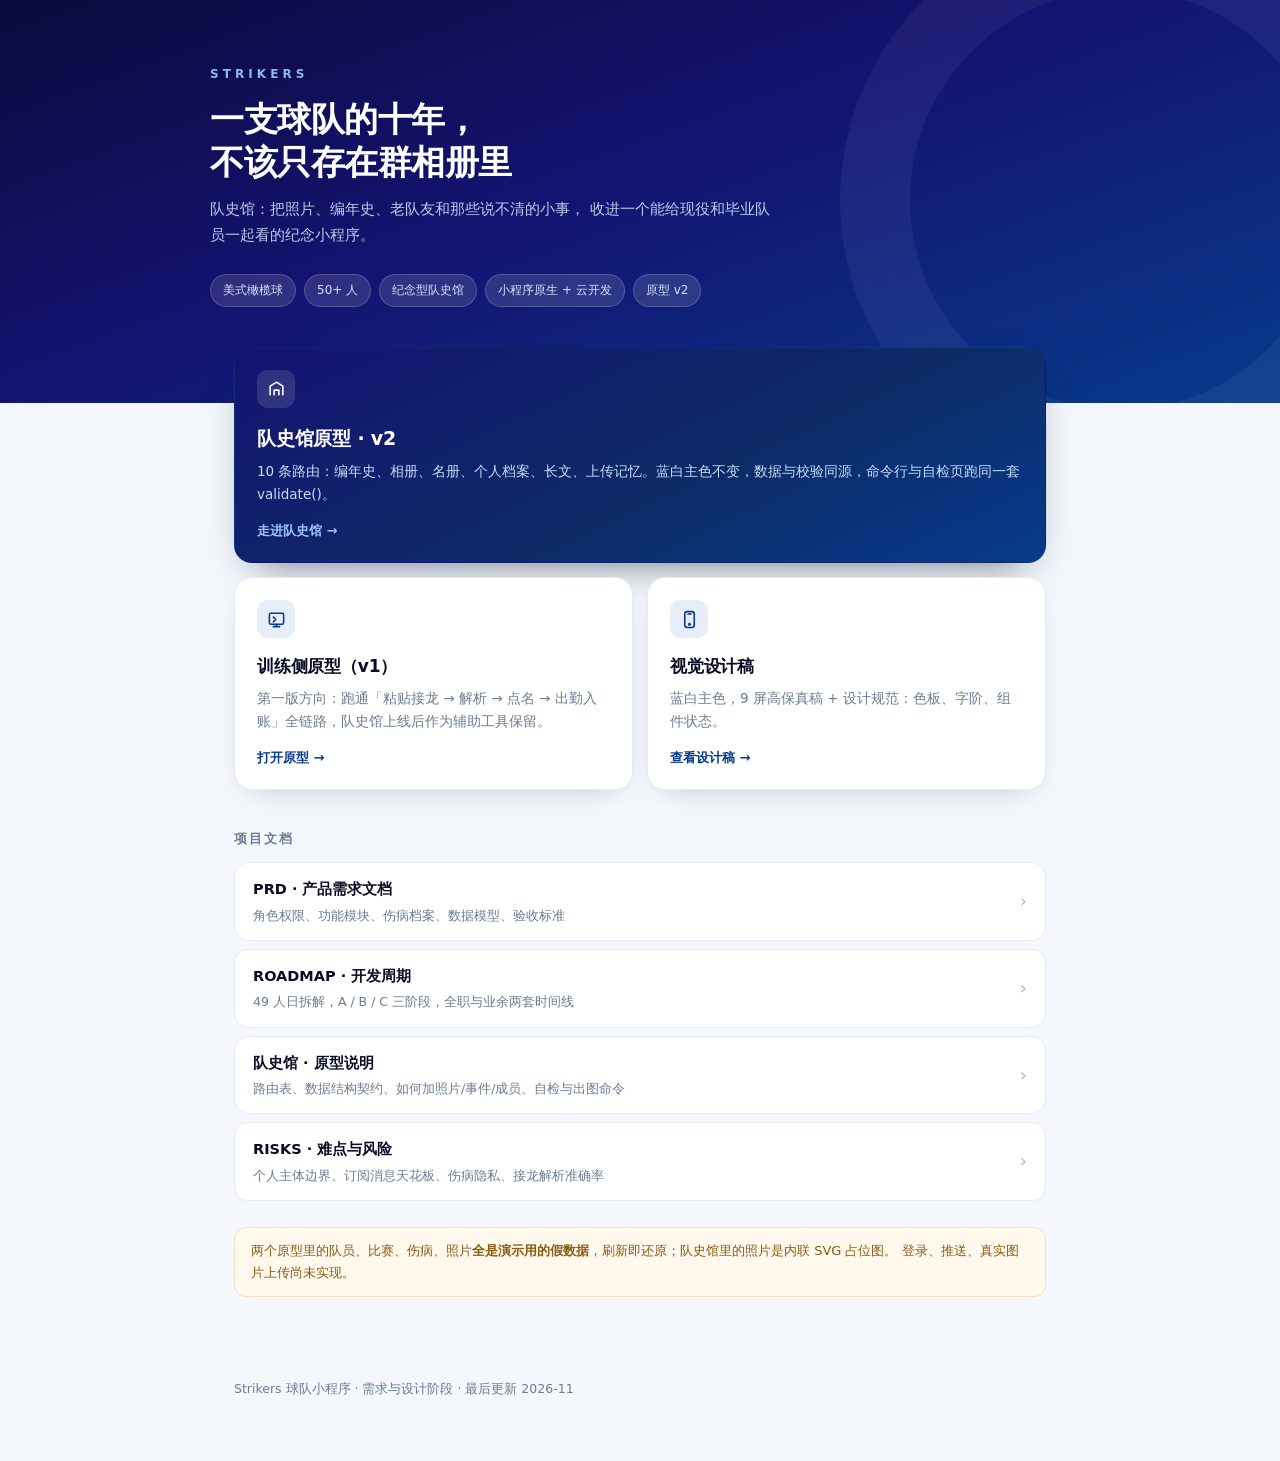
<file: index.html>
<!DOCTYPE html>
<html lang="zh-CN">
<head>
<meta charset="utf-8">
<meta name="viewport" content="width=device-width,initial-scale=1">
<meta name="theme-color" content="#0B0A3D">
<title>Strikers 球队小程序 · 项目首页</title>
<style>
  :root{
    --ink:#0A0B24; --blue:#073A8B; --blue-l:#E7EDF9; --bg:#F4F7FC;
    --muted:#6B7C93; --line:#E4EBF5; --white:#fff;
  }
  *{box-sizing:border-box;margin:0;padding:0}
  body{
    font:15px/1.7 -apple-system,"PingFang SC","Microsoft YaHei",system-ui,sans-serif;
    color:var(--ink); background:var(--bg); -webkit-font-smoothing:antialiased;
  }
  .hero{
    background:linear-gradient(160deg,#0B0A3D 0%,#141371 46%,#073A8B 100%);
    color:#fff; padding:64px 24px 96px; position:relative; overflow:hidden;
  }
  .hero::after{
    content:""; position:absolute; right:-120px; top:-80px; width:420px; height:420px;
    border-radius:50%; border:70px solid rgba(255,255,255,.05);
  }
  .wrap{max-width:860px;margin:0 auto;position:relative;z-index:1}
  .brand{font-size:12px;letter-spacing:.34em;color:#8FB6F0;font-weight:700;margin-bottom:14px}
  h1{font-size:34px;line-height:1.25;letter-spacing:-.5px}
  .sub{margin-top:14px;color:#B9CEEA;font-size:15px;max-width:560px}
  .meta{margin-top:26px;display:flex;gap:8px;flex-wrap:wrap}
  .pill{
    font-size:12px;padding:5px 12px;border-radius:999px;
    background:rgba(255,255,255,.12);border:1px solid rgba(255,255,255,.18);color:#D6E4F7;
  }
  main{max-width:860px;margin:-56px auto 0;padding:0 24px 80px;position:relative;z-index:2}
  .grid{display:grid;gap:14px;grid-template-columns:1fr 1fr}
  @media(max-width:640px){.grid{grid-template-columns:1fr}h1{font-size:26px}.hero{padding:48px 20px 88px}}

  a.card{
    display:block;background:var(--white);border-radius:18px;padding:22px 22px 20px;
    text-decoration:none;color:inherit;border:1px solid var(--line);
    box-shadow:0 10px 30px -18px rgba(10,27,51,.35);
    transition:transform .16s ease,box-shadow .16s ease,border-color .16s ease;
  }
  a.card:hover{transform:translateY(-2px);border-color:#C9DBF6;box-shadow:0 16px 34px -18px rgba(31,111,235,.42)}
  .ico{
    width:38px;height:38px;border-radius:11px;background:var(--blue-l);color:var(--blue);
    display:flex;align-items:center;justify-content:center;margin-bottom:14px;
  }
  .ico svg{width:19px;height:19px}
  .card h2{font-size:17px;letter-spacing:-.2px}
  .card p{color:var(--muted);font-size:13.5px;margin-top:6px}
  .go{margin-top:14px;color:var(--blue);font-size:13px;font-weight:600}
  .go span{display:inline-block;transition:transform .16s ease}
  a.card:hover .go span{transform:translateX(3px)}
  a.card.wide{grid-column:1/-1}
  a.card.on-dark{
    background:linear-gradient(155deg,#141371 0%,#0D2B67 58%,#073A8B 100%);
    border-color:transparent;color:#fff;box-shadow:0 18px 40px -22px rgba(10,27,51,.7);
  }
  a.card.on-dark h2{font-size:19px}
  a.card.on-dark p{color:#C6DBF6}
  a.card.on-dark .ico{background:rgba(255,255,255,.12);color:#fff}
  a.card.on-dark .go{color:#9CC2FF}

  .sec{margin-top:38px}
  .sec h3{font-size:13px;letter-spacing:.16em;color:var(--muted);font-weight:700;margin-bottom:12px}
  .doc{
    display:flex;align-items:center;justify-content:space-between;gap:12px;
    background:var(--white);border:1px solid var(--line);border-radius:14px;
    padding:14px 18px;text-decoration:none;color:inherit;margin-bottom:8px;
  }
  .doc:hover{border-color:#C9DBF6}
  .doc b{font-size:14.5px;font-weight:600}
  .doc small{display:block;color:var(--muted);font-size:12.5px;font-weight:400;margin-top:2px}
  .doc .arw{color:#A9BACD;font-size:18px}

  footer{max-width:860px;margin:0 auto;padding:0 24px 60px;color:var(--muted);font-size:12.5px;line-height:1.9}
  .note{
    background:#FFF8EC;border:1px solid #F5E2C0;color:#8A5A10;
    border-radius:12px;padding:12px 16px;font-size:13px;margin-top:26px;
  }
</style>
</head>
<body>

<header class="hero">
  <div class="wrap">
    <div class="brand">STRIKERS</div>
    <h1>一支球队的十年，<br>不该只存在群相册里</h1>
    <p class="sub">
      队史馆：把照片、编年史、老队友和那些说不清的小事，
      收进一个能给现役和毕业队员一起看的纪念小程序。
    </p>
    <div class="meta">
      <span class="pill">美式橄榄球</span>
      <span class="pill">50+ 人</span>
      <span class="pill">纪念型队史馆</span>
      <span class="pill">小程序原生 + 云开发</span>
      <span class="pill">原型 v2</span>
    </div>
  </div>
</header>

<main>
  <div class="grid">
    <a class="card wide on-dark" href="memorial/index.html">
      <div class="ico">
        <svg viewBox="0 0 24 24" fill="none" stroke="currentColor" stroke-width="2" stroke-linecap="round" stroke-linejoin="round">
          <path d="M4 20V9l8-5 8 5v11"/><path d="M9 20v-6h6v6"/>
        </svg>
      </div>
      <h2>队史馆原型 · v2</h2>
      <p>10 条路由：编年史、相册、名册、个人档案、长文、上传记忆。蓝白主色不变，数据与校验同源，命令行与自检页跑同一套 validate()。</p>
      <div class="go">走进队史馆 <span>→</span></div>
    </a>

    <a class="card" href="prototype/index.html">
      <div class="ico">
        <svg viewBox="0 0 24 24" fill="none" stroke="currentColor" stroke-width="2" stroke-linecap="round" stroke-linejoin="round">
          <rect x="3" y="4" width="18" height="14" rx="2"/><path d="M8 21h8M12 18v3"/><path d="M8 9l3 3-3 3"/>
        </svg>
      </div>
      <h2>训练侧原型（v1）</h2>
      <p>第一版方向：跑通「粘贴接龙 → 解析 → 点名 → 出勤入账」全链路，队史馆上线后作为辅助工具保留。</p>
      <div class="go">打开原型 <span>→</span></div>
    </a>

    <a class="card" href="design/mockups.html">
      <div class="ico">
        <svg viewBox="0 0 24 24" fill="none" stroke="currentColor" stroke-width="2" stroke-linecap="round" stroke-linejoin="round">
          <rect x="6" y="2" width="12" height="20" rx="3"/><path d="M10 5h4"/><circle cx="12" cy="18" r="1"/>
        </svg>
      </div>
      <h2>视觉设计稿</h2>
      <p>蓝白主色，9 屏高保真稿 + 设计规范：色板、字阶、组件状态。</p>
      <div class="go">查看设计稿 <span>→</span></div>
    </a>
  </div>

  <div class="sec">
    <h3>项目文档</h3>
    <a class="doc" href="https://github.com/DA77ashyt/mini_strikers/blob/main/PRD.md">
      <span><b>PRD · 产品需求文档</b><small>角色权限、功能模块、伤病档案、数据模型、验收标准</small></span>
      <span class="arw">›</span>
    </a>
    <a class="doc" href="https://github.com/DA77ashyt/mini_strikers/blob/main/ROADMAP.md">
      <span><b>ROADMAP · 开发周期</b><small>49 人日拆解，A / B / C 三阶段，全职与业余两套时间线</small></span>
      <span class="arw">›</span>
    </a>
    <a class="doc" href="memorial/README.md">
      <span><b>队史馆 · 原型说明</b><small>路由表、数据结构契约、如何加照片/事件/成员、自检与出图命令</small></span>
      <span class="arw">›</span>
    </a>
    <a class="doc" href="https://github.com/DA77ashyt/mini_strikers/blob/main/RISKS.md">
      <span><b>RISKS · 难点与风险</b><small>个人主体边界、订阅消息天花板、伤病隐私、接龙解析准确率</small></span>
      <span class="arw">›</span>
    </a>
  </div>

  <div class="note">
    两个原型里的队员、比赛、伤病、照片<strong>全是演示用的假数据</strong>，刷新即还原；队史馆里的照片是内联 SVG 占位图。
    登录、推送、真实图片上传尚未实现。
  </div>
</main>

<footer>
  Strikers 球队小程序 · 需求与设计阶段 · 最后更新 2026-11
</footer>

</body>
</html>
</file>
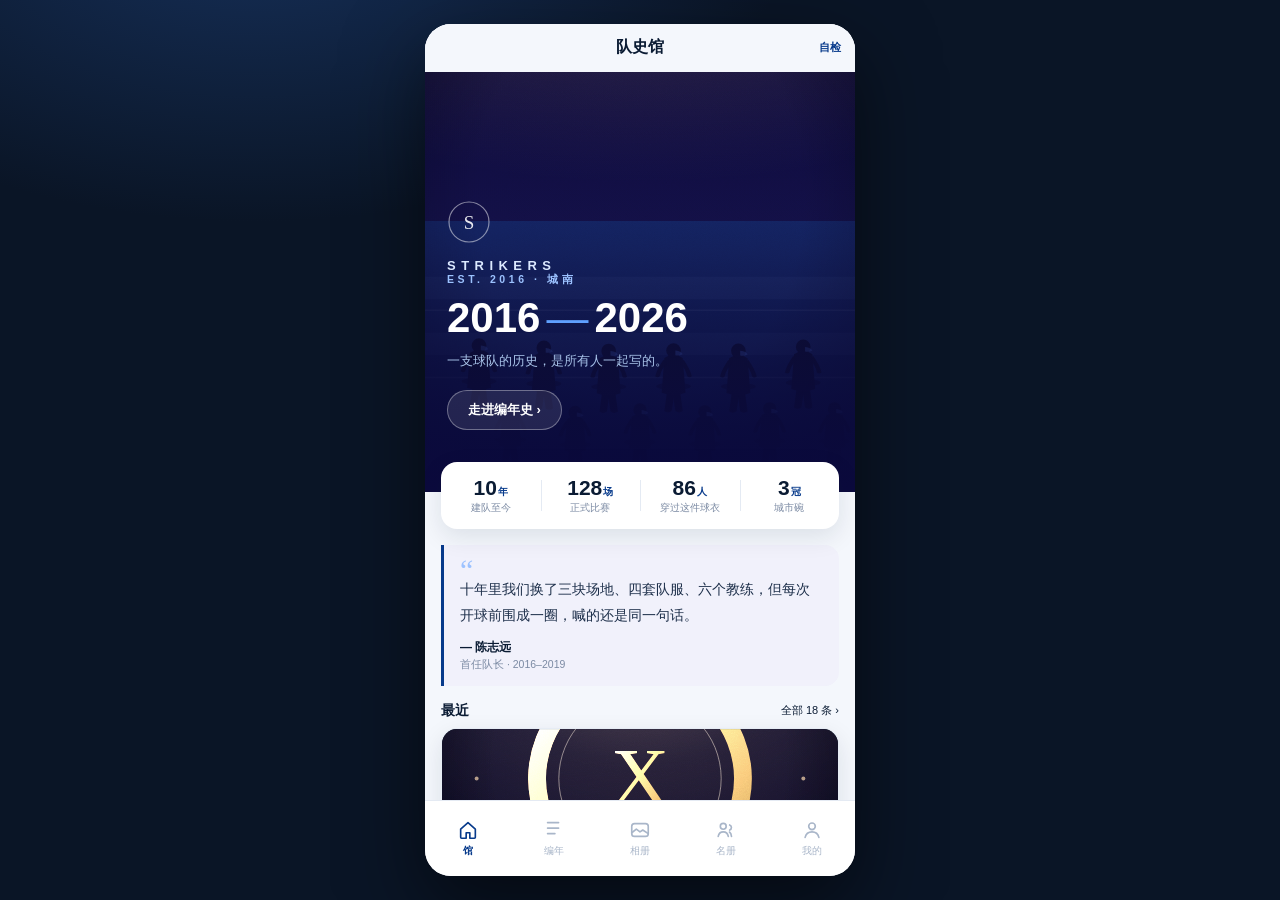
<file: memorial/index.html>
<!DOCTYPE html>
<html lang="zh-CN">
<head>
<meta charset="utf-8">
<meta name="viewport" content="width=device-width,initial-scale=1,viewport-fit=cover">
<meta name="theme-color" content="#0B0A3D">
<title>STRIKERS · 队史馆</title>
<link rel="stylesheet" href="styles.css">
<link rel="stylesheet" href="memorial.css">
</head>
<body>
<div class="stage">
  <div class="app">
    <main id="view"></main>
    <nav id="tabbar"></nav>
  </div>
</div>
<div class="toast" id="toast"></div>
<script src="data.js"></script>
<script src="app.js"></script>
</body>
</html>
</file>
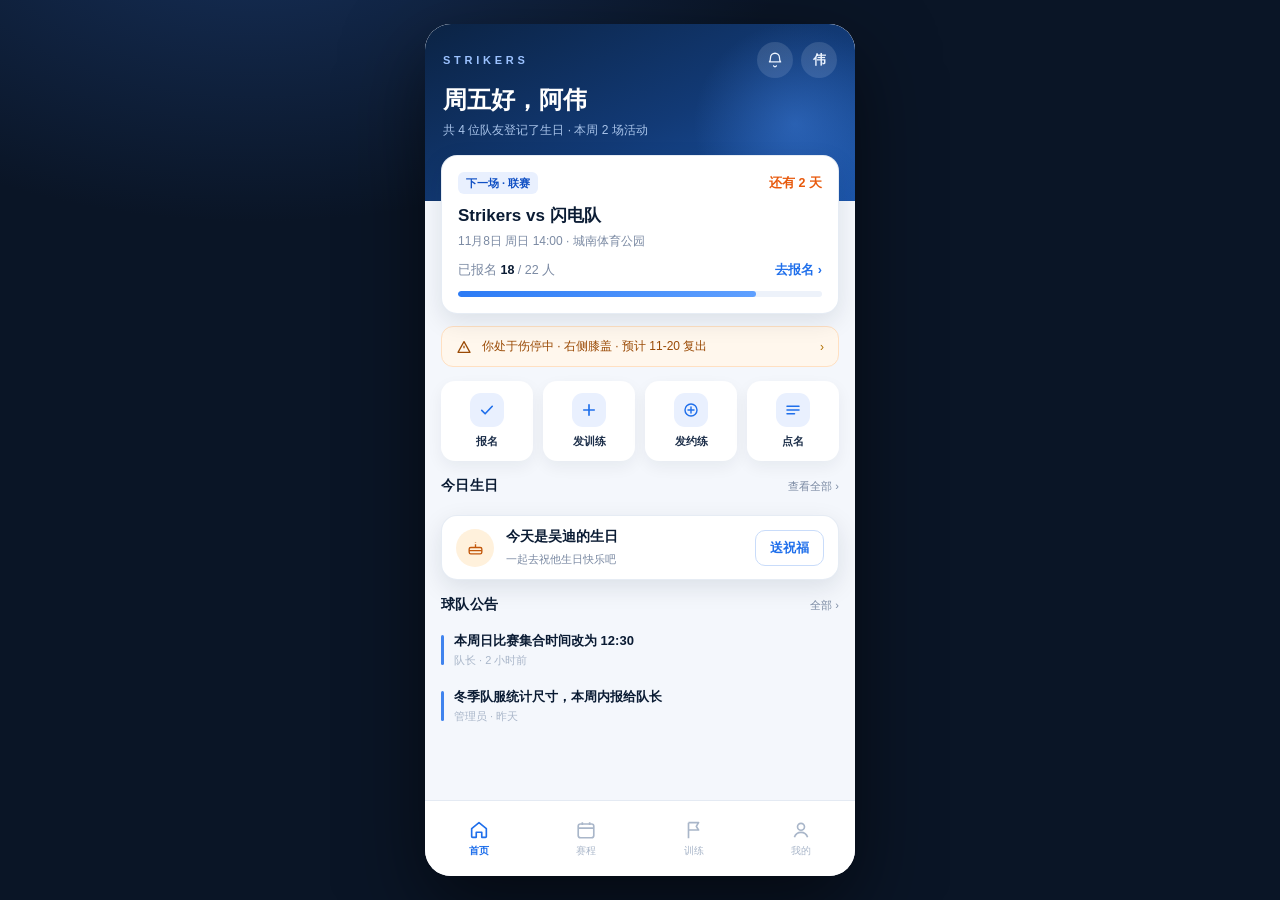
<file: prototype/index.html>
<!DOCTYPE html>
<html lang="zh-CN">
<head>
<meta charset="utf-8">
<meta name="viewport" content="width=device-width,initial-scale=1,viewport-fit=cover">
<meta name="theme-color" content="#0A1B33">
<title>Strikers · 交互原型</title>
<link rel="stylesheet" href="styles.css">
</head>
<body>
<div class="stage">
  <div class="app">
    <main id="view"></main>
    <nav id="tabbar"></nav>
  </div>
</div>
<div class="toast" id="toast"></div>
<div class="sheet-wrap" id="sheet"></div>
<script src="data.js"></script>
<script src="app.js"></script>
</body>
</html>
</file>
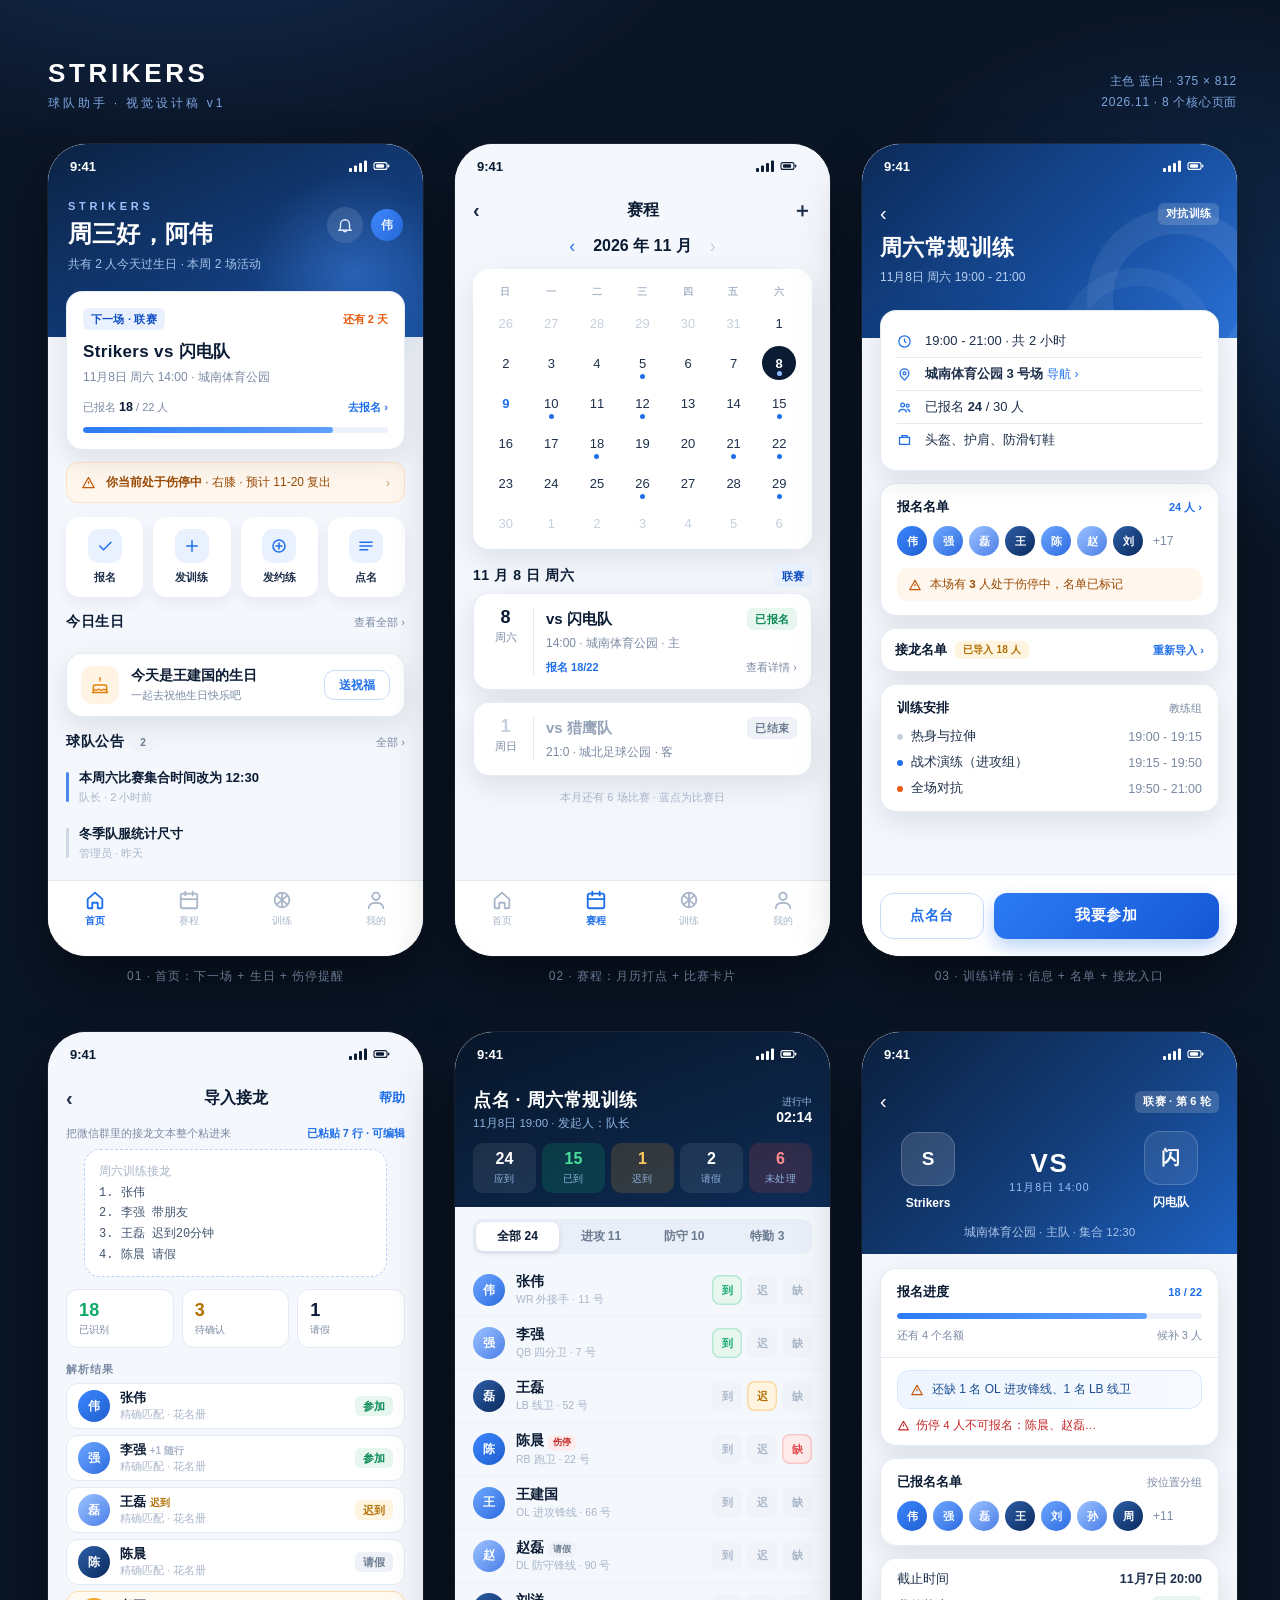
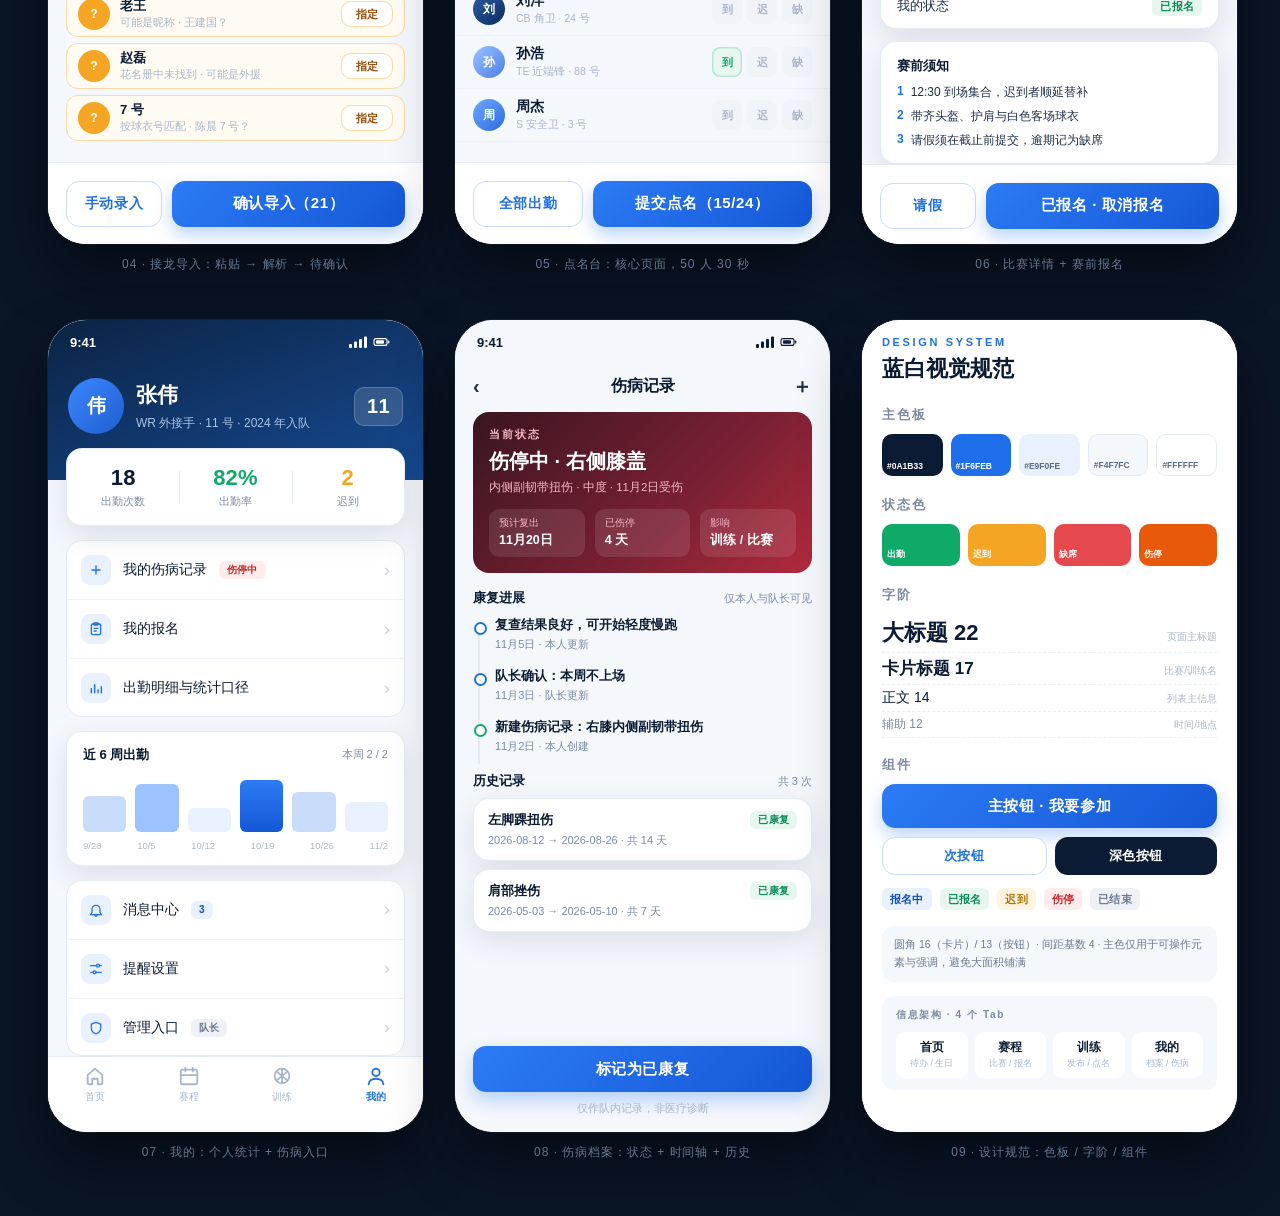
<file: design/mockups.html>
<!doctype html>
<html lang="zh-CN">
<head>
<meta charset="utf-8">
<title>Strikers 小程序 · 设计稿 v1</title>
<style>
  *{box-sizing:border-box;margin:0;padding:0;}
  :root{
    --ink:#0A1B33; --ink2:#1D2F4A; --muted:#7B8AA3; --faint:#A9B6C9;
    --blue:#1F6FEB; --blue-d:#0F4FC4; --blue-l:#E9F0FE; --blue-xl:#F3F7FF;
    --bg:#F4F7FC; --line:#E4EAF3; --white:#fff;
    --green:#0FA968; --amber:#F5A524; --red:#E5484D; --orange:#E8590C;
    --shadow:0 10px 30px rgba(10,27,51,.10);
  }
  body{
    background:
      radial-gradient(900px 500px at 15% -5%, #16305A 0%, transparent 60%),
      radial-gradient(700px 500px at 95% 10%, #102A4E 0%, transparent 55%),
      #0A1526;
    font-family:-apple-system,"PingFang SC","Microsoft YaHei","Helvetica Neue",sans-serif;
    color:#fff; padding:48px; width:1285px; -webkit-font-smoothing:antialiased;
  }
  .board-head{height:64px; display:flex; align-items:flex-end; justify-content:space-between; margin-bottom:32px;}
  .brand{font-size:26px; font-weight:800; letter-spacing:.14em;}
  .brand span{display:block; font-size:12px; font-weight:500; letter-spacing:.24em; color:#7FA6E0; margin-top:6px;}
  .meta{font-size:12px; color:#7FA6E0; letter-spacing:.06em; text-align:right; line-height:1.7;}

  .grid{display:grid; grid-template-columns:repeat(3,375px); gap:40px 32px;}
  figure{width:375px;}
  figcaption{height:36px; padding-top:12px; font-size:12px; color:#8CA6C9; letter-spacing:.08em; text-align:center;}

  /* ============ phone shell ============ */
  .phone{
    width:375px; height:812px; border-radius:38px; overflow:hidden; position:relative;
    background:#fff; box-shadow:0 30px 60px rgba(0,0,0,.45), 0 0 0 1px rgba(255,255,255,.08);
  }
  .screen{height:100%; display:flex; flex-direction:column; background:var(--bg); color:var(--ink);}
  .statusbar{height:44px; flex:0 0 44px; display:flex; align-items:center; justify-content:space-between;
    padding:0 22px; font-size:13px; font-weight:600; position:relative; z-index:5;}
  .sb-r{display:flex; gap:5px; align-items:center; font-size:10px; letter-spacing:-1px;}
  .navbar{height:44px; flex:0 0 44px; display:flex; align-items:center; justify-content:space-between; padding:0 18px; font-size:16px; font-weight:600;}
  .nav-side{width:44px; font-size:20px; color:var(--ink2); display:flex; align-items:center; gap:6px;}
  .nav-side.r{justify-content:flex-end;}
  .body{flex:1; overflow:hidden; position:relative;}
  .pad{padding:0 18px;}

  /* ============ atoms ============ */
  .muted{color:var(--muted);}
  .tiny{font-size:11px;}
  .sm{font-size:13px;}
  .row{display:flex; align-items:center;}
  .between{justify-content:space-between;}
  .gap8{gap:8px;} .gap12{gap:12px;}
  .avatar{width:38px;height:38px;border-radius:50%;display:flex;align-items:center;justify-content:center;
    font-size:14px;font-weight:700;color:#fff;background:linear-gradient(135deg,#3C86FF,#1F5FD0);flex:0 0 auto;}
  .avatar.g2{background:linear-gradient(135deg,#6FA8FF,#2C6BE0);}
  .avatar.g3{background:linear-gradient(135deg,#9CC2FF,#4B7FE8);}
  .avatar.g4{background:linear-gradient(135deg,#2E5FA8,#0A2A5E);}
  .avatar.sm{width:32px;height:32px;font-size:12px;}
  .avatar.lg{width:56px;height:56px;font-size:19px;}
  .card{background:#fff; border-radius:16px; box-shadow:var(--shadow); border:1px solid rgba(228,234,243,.9);}
  .tag{display:inline-flex; align-items:center; gap:4px; height:22px; padding:0 8px; border-radius:6px;
    font-size:11px; font-weight:600; letter-spacing:.02em;}
  .tag.blue{background:var(--blue-l); color:var(--blue-d);}
  .tag.green{background:#E7F7F0; color:#0B8A55;}
  .tag.amber{background:#FFF4E0; color:#B06F00;}
  .tag.red{background:#FEECEC; color:#C42929;}
  .tag.gray{background:#EEF1F6; color:#6B7A90;}
  .dot{width:6px;height:6px;border-radius:50%;background:currentColor;display:inline-block;}
  .btn{height:46px; border-radius:13px; display:flex; align-items:center; justify-content:center;
    font-size:15px; font-weight:600; letter-spacing:.04em;}
  .btn-primary{background:linear-gradient(135deg,#2C7BF5,#1557D6); color:#fff; box-shadow:0 8px 18px rgba(31,111,235,.30);}
  .btn-ghost{background:#fff; color:var(--blue); border:1.5px solid #C9DCFA;}
  .btn-dark{background:var(--ink); color:#fff;}
  .btn-sm{height:34px; border-radius:10px; padding:0 14px; font-size:13px; display:inline-flex; align-items:center; justify-content:center; font-weight:600;}
  .divider{height:1px; background:var(--line);}

  /* tab bar */
  .tabbar{height:76px; flex:0 0 76px; background:rgba(255,255,255,.97); border-top:1px solid var(--line);
    display:flex; padding-bottom:20px; backdrop-filter:blur(10px);}
  .tab{flex:1; display:flex; flex-direction:column; align-items:center; justify-content:center; gap:3px;
    font-size:10px; color:var(--faint); font-weight:500;}
  .tab.on{color:var(--blue); font-weight:700;}
  .tab svg{width:22px;height:22px;}

  /* ============ 1 首页 ============ */
  .hero{background:linear-gradient(155deg,#0B2344 0%,#123A76 55%,#1B54A8 100%); color:#fff;
    padding:0 20px 64px; position:relative; margin-top:-44px; padding-top:56px;}
  .hero::after{content:""; position:absolute; right:-40px; top:20px; width:220px; height:220px; border-radius:50%;
    background:radial-gradient(circle,rgba(80,150,255,.35),transparent 65%);}
  .team-name{font-size:11px; letter-spacing:.34em; color:#9CC2FF; font-weight:600;}
  .greet{font-size:24px; font-weight:800; margin-top:6px; letter-spacing:.01em;}
  .greet-sub{font-size:12px; color:#A9C4EA; margin-top:6px;}
  .icon-btn{width:36px;height:36px;border-radius:50%;background:rgba(255,255,255,.12);display:flex;align-items:center;justify-content:center;}
  .next-card{margin:-46px 18px 0; padding:16px; position:relative; z-index:2;}
  .match-title{font-size:17px; font-weight:800; letter-spacing:.02em;}
  .match-meta{font-size:12px; color:var(--muted); margin-top:6px;}
  .progress{height:6px;border-radius:4px;background:#EDF2FA;overflow:hidden;margin-top:12px;}
  .progress i{display:block;height:100%;border-radius:4px;background:linear-gradient(90deg,#2C7BF5,#5FA0FF);}
  .quick{display:grid;grid-template-columns:repeat(4,1fr);gap:10px;margin:14px 18px 0;}
  .q{background:#fff;border-radius:14px;padding:12px 6px;display:flex;flex-direction:column;align-items:center;gap:7px;
    font-size:11px;color:var(--ink2);font-weight:600; box-shadow:0 6px 16px rgba(10,27,51,.06);}
  .q i{width:34px;height:34px;border-radius:11px;display:flex;align-items:center;justify-content:center;background:var(--blue-l);color:var(--blue);}
  .q i svg{width:18px;height:18px;}
  .bday{margin:14px 18px 0;padding:12px 14px;display:flex;align-items:center;gap:12px;}
  .alert{margin:12px 18px 0;padding:11px 14px;border-radius:12px;background:#FFF7ED;border:1px solid #FFE0C2;
    display:flex;align-items:center;gap:10px;font-size:12px;color:#9A4A05;}
  .sec-title{display:flex;justify-content:space-between;align-items:center;padding:16px 18px 8px;}
  .sec-title b{font-size:14px;letter-spacing:.04em;}
  .notice{display:flex;gap:10px;align-items:center;padding:10px 18px;}
  .notice .bar{width:3px;height:30px;border-radius:2px;background:var(--blue);opacity:.8;}
  .notice .txt b{display:block;font-size:13px;font-weight:600;}
  .notice .txt span{font-size:11px;color:var(--faint);}

  /* ============ 2 赛程 ============ */
  .monthbar{display:flex;align-items:center;justify-content:center;gap:18px;padding:4px 0 12px;font-size:16px;font-weight:700;}
  .monthbar span{color:var(--blue);font-size:18px;font-weight:400;}
  .cal{background:#fff;border-radius:16px;margin:0 18px;padding:12px 10px 6px;box-shadow:var(--shadow);}
  .cal-head,.cal-grid{display:grid;grid-template-columns:repeat(7,1fr);text-align:center;}
  .cal-head div{font-size:10px;color:var(--faint);padding:4px 0;font-weight:600;letter-spacing:.06em;}
  .cal-grid div{height:40px;display:flex;align-items:center;justify-content:center;font-size:13px;color:var(--ink2);position:relative;}
  .cal-grid .off{color:#C6D0DE;}
  .cal-grid .sel{background:var(--ink);color:#fff;border-radius:50%;width:34px;height:34px;margin:auto;font-weight:700;}
  .cal-grid .today{color:var(--blue);font-weight:800;}
  .cal-grid .has::after{content:"";position:absolute;bottom:4px;width:5px;height:5px;border-radius:50%;background:var(--blue);}
  .cal-grid .has.sel::after{background:#8CB9FF;}

  /* ============ 3 训练详情 ============ */
  .cover{height:194px;background:linear-gradient(135deg,#0C2A58 0%,#174E9E 60%,#2B72D8 100%);position:relative;padding:58px 18px 14px;color:#fff;margin-top:-44px;}
  .cover .ring{position:absolute;right:-30px;bottom:-50px;width:180px;height:180px;border-radius:50%;border:26px solid rgba(255,255,255,.07);}
  .cover .ring2{position:absolute;right:20px;bottom:-90px;width:160px;height:160px;border-radius:50%;border:18px solid rgba(255,255,255,.05);}
  .cover h1{font-size:22px;font-weight:800;letter-spacing:.02em;margin-top:8px;}
  .info-card{margin:-28px 18px 0;position:relative;padding:14px 16px;}
  .info-line{display:flex;align-items:center;gap:10px;padding:7px 0;font-size:13px;color:var(--ink2);}
  .info-line .k{width:18px;color:var(--blue);display:flex;}
  .info-line .v b{font-weight:600;}
  .stack{margin:12px 18px 0;padding:14px 16px;}
  .avatarwall{display:flex;align-items:center;margin-top:10px;gap:6px;}
  .avatarwall .avatar{width:30px;height:30px;font-size:11px;}
  .avatarwall .more{margin-left:4px;font-size:12px;color:var(--muted);}
  .bottom-bar{flex:0 0 82px;background:#fff;border-top:1px solid var(--line);padding:12px 18px;display:flex;gap:10px;align-items:center;}

  /* ============ 4 接龙导入 ============ */
  .paste{margin:0 18px;background:#fff;border-radius:16px;border:1.5px dashed #B9D2F7;padding:12px 14px;font-size:12px;
    line-height:1.72;color:#41546F;font-family:ui-monospace,Menlo,Consolas,monospace;position:relative;overflow:hidden;height:128px;}
  .paste .dim{color:#A9B6C9;}
  .summary{display:flex;gap:8px;margin:12px 18px 0;}
  .sum{flex:1;background:#fff;border-radius:12px;padding:10px 12px;border:1px solid var(--line);}
  .sum b{font-size:18px;font-weight:800;letter-spacing:.02em;}
  .sum span{display:block;font-size:10px;color:var(--muted);margin-top:2px;}
  .imp-row{display:flex;align-items:center;gap:10px;background:#fff;border-radius:12px;height:46px;padding:0 11px;
    margin:0 18px 6px;border:1px solid var(--line);}
  .imp-row.warn{border-color:#FAD9A6;background:#FFFBF3;}
  .imp-name{font-size:13px;font-weight:600;line-height:1.3;}
  .imp-src{font-size:10.5px;color:var(--faint);margin-top:1px;line-height:1.3;}
  .badge-ok{width:20px;height:20px;border-radius:50%;background:#E7F7F0;color:var(--green);display:flex;align-items:center;justify-content:center;font-size:11px;}

  /* ============ 5 点名台 ============ */
  .dark-head{background:linear-gradient(160deg,#071629,#0E2C55);color:#fff;padding:0 18px 14px;margin-top:-44px;padding-top:56px;}
  .dark-head h1{font-size:18px;font-weight:800;letter-spacing:.03em;}
  .dark-head .sub{font-size:11.5px;color:#8FB3E0;margin-top:4px;}
  .counts{display:flex;gap:6px;margin-top:12px;}
  .cnt{flex:1;background:rgba(255,255,255,.08);border-radius:10px;padding:7px 0;text-align:center;}
  .cnt b{font-size:16px;font-weight:800;display:block;}
  .cnt span{font-size:9.5px;color:#8FB3E0;letter-spacing:.06em;}
  .seg{display:flex;background:#E9EFF8;border-radius:10px;padding:3px;margin:12px 18px 0;}
  .seg div{flex:1;text-align:center;font-size:12px;padding:6px 0;border-radius:8px;color:#6B7A90;font-weight:600;}
  .seg div.on{background:#fff;color:var(--ink);box-shadow:0 2px 6px rgba(10,27,51,.10);}
  .rc-row{display:flex;align-items:center;gap:11px;padding:9px 18px;border-bottom:1px solid #EEF2F8;}
  .rc-name{font-size:14px;font-weight:600;}
  .rc-meta{font-size:10.5px;color:var(--faint);margin-top:2px;}
  .states{display:flex;gap:5px;margin-left:auto;}
  .st{width:30px;height:30px;border-radius:8px;display:flex;align-items:center;justify-content:center;
    font-size:11px;font-weight:700;background:#F0F3F8;color:#A9B6C9;}
  .st.p{background:#E7F7F0;color:var(--green);box-shadow:inset 0 0 0 1.5px #B6E9D4;}
  .st.l{background:#FFF4E0;color:#B06F00;box-shadow:inset 0 0 0 1.5px #FAD9A6;}
  .st.a{background:#FEECEC;color:var(--red);box-shadow:inset 0 0 0 1.5px #F8C9C9;}

  /* ============ 6 比赛 ============ */
  .vs-cover{background:linear-gradient(135deg,#0A1F3D 0%,#143F7C 55%,#1E62C4 100%);color:#fff;padding:58px 18px 14px;margin-top:-44px;}
  .vs-row{display:flex;align-items:center;justify-content:space-between;margin-top:10px;}
  .vs-team{text-align:center;width:96px;}
  .vs-badge{width:54px;height:54px;border-radius:16px;margin:0 auto 7px;display:flex;align-items:center;justify-content:center;
    font-size:19px;font-weight:800;background:rgba(255,255,255,.14);border:1px solid rgba(255,255,255,.18);}
  .vs-team b{font-size:12px;font-weight:600;}
  .vs-mid{text-align:center;}
  .vs-mid b{font-size:26px;font-weight:800;letter-spacing:.06em;}
  .vs-mid span{display:block;font-size:10.5px;color:#9CC2FF;letter-spacing:.1em;margin-top:2px;}
  .gap-hint{background:linear-gradient(90deg,#EEF5FF,#F7FAFF);border-radius:12px;padding:10px 12px;font-size:12px;color:#1B4D8F;
    display:flex;gap:8px;align-items:center;border:1px solid #D8E7FF;}

  /* ============ 7 我的 ============ */
  .me-head{background:linear-gradient(160deg,#0B2344,#174B93);color:#fff;padding:16px 20px 46px;margin-top:-44px;padding-top:58px;}
  .me-name{font-size:21px;font-weight:800;}
  .me-meta{font-size:12px;color:#A9C4EA;margin-top:6px;}
  .num-badge{background:rgba(255,255,255,.14);border:1px solid rgba(255,255,255,.2);border-radius:10px;
    padding:7px 12px;font-size:20px;font-weight:800;letter-spacing:.02em;}
  .stat-card{margin:-32px 18px 0;display:flex;padding:16px 0;position:relative;z-index:2;}
  .stat{flex:1;text-align:center;position:relative;}
  .stat+.stat::before{content:"";position:absolute;left:0;top:6px;bottom:6px;width:1px;background:var(--line);}
  .stat b{font-size:22px;font-weight:800;letter-spacing:.01em;display:block;}
  .stat span{font-size:10.5px;color:var(--muted);}
  .list{margin:14px 18px 0;background:#fff;border-radius:16px;overflow:hidden;border:1px solid var(--line);}
  .li{display:flex;align-items:center;gap:12px;padding:14px;border-bottom:1px solid #F0F3F8;font-size:14px;}
  .li:last-child{border-bottom:0;}
  .li i{width:30px;height:30px;border-radius:9px;background:var(--blue-l);color:var(--blue);display:flex;align-items:center;justify-content:center;flex:0 0 30px;}
  .li i svg{width:16px;height:16px;}
  .li .chev{margin-left:auto;color:#C6D0DE;font-size:18px;}

  /* ============ 8 伤病 ============ */
  .inj-hero{background:linear-gradient(135deg,#3A1520 0%,#7A2033 60%,#B02A3D 100%);color:#fff;padding:16px;border-radius:16px;margin:0 18px;}
  .inj-hero .lbl{font-size:10.5px;letter-spacing:.18em;color:#F5B8C2;font-weight:600;}
  .inj-hero h2{font-size:20px;font-weight:800;margin-top:6px;}
  .inj-kv{display:flex;gap:10px;margin-top:14px;}
  .inj-kv div{flex:1;background:rgba(255,255,255,.10);border-radius:10px;padding:8px 10px;}
  .inj-kv span{display:block;font-size:9.5px;color:#F5B8C2;}
  .inj-kv b{font-size:12.5px;font-weight:600;}
  .tl{position:relative;padding-left:22px;}
  .tl::before{content:"";position:absolute;left:5px;top:6px;bottom:6px;width:1.5px;background:var(--line);}
  .tl-item{position:relative;padding:0 0 16px;}
  .tl-item::before{content:"";position:absolute;left:-21px;top:5px;width:9px;height:9px;border-radius:50%;background:#fff;border:2px solid var(--blue);}
  .tl-item.done::before{border-color:var(--green);}

  /* ============ 9 规范 ============ */
  .spec{background:#fff;height:100%;padding:16px 20px;overflow:hidden;}
  .spec h3{font-size:13px;letter-spacing:.16em;color:var(--muted);font-weight:700;margin:0 0 10px;}
  .sw{display:grid;grid-template-columns:repeat(5,1fr);gap:8px;}
  .sw div{height:42px;border-radius:10px;display:flex;align-items:flex-end;padding:5px;font-size:8.5px;color:#fff;font-weight:600;}
  .sw div.light{color:#5A6B85;}
  .type-row{display:flex;align-items:baseline;justify-content:space-between;padding:4px 0;border-bottom:1px dashed #EDF1F7;}
  .type-row span{font-size:10px;color:var(--faint);}
  .comp{display:flex;gap:8px;flex-wrap:wrap;margin-top:4px;}
</style>
</head>
<body>

<div class="board-head">
  <div class="brand">STRIKERS<span>球队助手 · 视觉设计稿 v1</span></div>
  <div class="meta">主色 蓝白 · 375 × 812<br>2026.11 · 8 个核心页面</div>
</div>

<main class="grid">

<!-- ================= 1 首页 ================= -->
<figure>
<div class="phone"><div class="screen">
  <div class="statusbar" style="color:#fff;"><span>9:41</span><span class="sb-r"><svg width="52" height="12" viewBox="0 0 52 12" fill="none"><rect x="0" y="8" width="3" height="4" rx="1" fill="currentColor"/><rect x="5" y="5.5" width="3" height="6.5" rx="1" fill="currentColor"/><rect x="10" y="3" width="3" height="9" rx="1" fill="currentColor"/><rect x="15" y="0.5" width="3" height="11.5" rx="1" fill="currentColor"/><rect x="25" y="2.6" width="13" height="6.8" rx="2" stroke="currentColor" stroke-width="1.1"/><rect x="27" y="4.3" width="8" height="3.4" rx="1" fill="currentColor"/><path d="M39.6 5.2v1.6" stroke="currentColor" stroke-width="1.4" stroke-linecap="round"/></svg></span></div>
  <div class="hero">
    <div class="row between">
      <div>
        <div class="team-name">STRIKERS</div>
        <div class="greet">周三好，阿伟</div>
      </div>
      <div class="row gap8">
        <div class="icon-btn"><svg viewBox="0 0 24 24" width="18" height="18" fill="none" stroke="#fff" stroke-width="1.8" stroke-linecap="round"><path d="M18 16v-5a6 6 0 1 0-12 0v5l-2 3h16l-2-3z"/><path d="M10 19a2 2 0 0 0 4 0"/></svg></div>
        <div class="avatar sm">伟</div>
      </div>
    </div>
    <div class="greet-sub">共有 2 人今天过生日 · 本周 2 场活动</div>
  </div>

  <div class="next-card card">
    <div class="row between">
      <span class="tag blue">下一场 · 联赛</span>
      <span class="tiny" style="color:#E8590C;font-weight:600;">还有 2 天</span>
    </div>
    <div class="match-title" style="margin-top:10px;">Strikers vs 闪电队</div>
    <div class="match-meta">11月8日 周六 14:00 · 城南体育公园</div>
    <div class="row between" style="margin-top:14px;">
      <div class="tiny muted">已报名 <b style="color:var(--ink);font-size:12.5px;">18</b> / 22 人</div>
      <div class="tiny" style="color:var(--blue);font-weight:600;">去报名 ›</div>
    </div>
    <div class="progress"><i style="width:82%"></i></div>
  </div>

  <div class="alert">
    <svg viewBox="0 0 24 24" width="15" height="15" fill="none" stroke="#C2570A" stroke-width="2" stroke-linejoin="round"><path d="M12 4l9 16H3z"/><path d="M12 10v4M12 17.2v.2"/></svg>
    <div style="flex:1"><b>你当前处于伤停中</b> · 右膝 · 预计 11-20 复出</div>
    <span style="color:#C9A26B;">›</span>
  </div>

  <div class="quick">
    <div class="q"><i><svg viewBox="0 0 24 24" fill="none" stroke="currentColor" stroke-width="2" stroke-linecap="round"><path d="M5 12l5 5L20 7"/></svg></i>报名</div>
    <div class="q"><i><svg viewBox="0 0 24 24" fill="none" stroke="currentColor" stroke-width="2" stroke-linecap="round"><path d="M12 5v14M5 12h14"/></svg></i>发训练</div>
    <div class="q"><i><svg viewBox="0 0 24 24" fill="none" stroke="currentColor" stroke-width="2" stroke-linecap="round"><circle cx="12" cy="12" r="8"/><path d="M12 8v8M8 12h8"/></svg></i>发约练</div>
    <div class="q"><i><svg viewBox="0 0 24 24" fill="none" stroke="currentColor" stroke-width="2" stroke-linecap="round"><path d="M4 7h16M4 12h16M4 17h10"/></svg></i>点名</div>
  </div>

  <div class="sec-title"><b>今日生日</b><span class="tiny muted">查看全部 ›</span></div>
  <div class="bday card">
    <div style="width:38px;height:38px;border-radius:12px;background:#FFF3E4;display:flex;align-items:center;justify-content:center;flex:0 0 38px;">
      <svg viewBox="0 0 24 24" width="20" height="20" fill="none" stroke="#E0810C" stroke-width="1.8" stroke-linecap="round"><path d="M12 3.2v3.6"/><path d="M4 21v-6.5A2.5 2.5 0 0 1 6.5 12h11a2.5 2.5 0 0 1 2.5 2.5V21"/><path d="M4 17c1.6 0 1.6 1.4 3.2 1.4S8.8 17 10.4 17s1.6 1.4 3.2 1.4S15.2 17 16.8 17s1.6 1.4 3.2 1.4"/><path d="M3 21h18"/></svg>
    </div>
    <div style="flex:1">
      <div style="font-size:13.5px;font-weight:700;">今天是王建国的生日</div>
      <div class="tiny muted" style="margin-top:3px;">一起去祝他生日快乐吧</div>
    </div>
    <div class="btn-sm btn-ghost" style="height:30px;font-size:12px;">送祝福</div>
  </div>

  <div class="sec-title"><div class="row gap8"><b>球队公告</b><span class="tag gray" style="height:18px;font-size:10px;">2</span></div><span class="tiny muted">全部 ›</span></div>
  <div class="notice"><div class="bar"></div><div class="txt"><b>本周六比赛集合时间改为 12:30</b><span>队长 · 2 小时前</span></div></div>
  <div class="notice"><div class="bar" style="background:#C6D0DE;"></div><div class="txt"><b>冬季队服统计尺寸</b><span>管理员 · 昨天</span></div></div>

  <div class="tabbar" style="margin-top:auto">
    <div class="tab on"><svg viewBox="0 0 24 24" fill="none" stroke="currentColor" stroke-width="2" stroke-linejoin="round"><path d="M4 11l8-7 8 7v9a1 1 0 0 1-1 1h-4v-6H9v6H5a1 1 0 0 1-1-1z"/></svg>首页</div>
    <div class="tab"><svg viewBox="0 0 24 24" fill="none" stroke="currentColor" stroke-width="2" stroke-linecap="round"><rect x="3" y="5" width="18" height="16" rx="2"/><path d="M8 3v4M16 3v4M3 11h18"/></svg>赛程</div>
    <div class="tab"><svg viewBox="0 0 24 24" fill="none" stroke="currentColor" stroke-width="2"><circle cx="12" cy="12" r="8"/><path d="M12 4v16M6 7l12 10M18 7L6 17"/></svg>训练</div>
    <div class="tab"><svg viewBox="0 0 24 24" fill="none" stroke="currentColor" stroke-width="2" stroke-linecap="round"><circle cx="12" cy="8" r="4"/><path d="M4 21c0-4 3.6-6 8-6s8 2 8 6"/></svg>我的</div>
  </div>
</div></div>
<figcaption>01 · 首页：下一场 + 生日 + 伤停提醒</figcaption>
</figure>

<!-- ================= 2 赛程 ================= -->
<figure>
<div class="phone"><div class="screen">
  <div class="statusbar"><span>9:41</span><span class="sb-r"><svg width="52" height="12" viewBox="0 0 52 12" fill="none"><rect x="0" y="8" width="3" height="4" rx="1" fill="currentColor"/><rect x="5" y="5.5" width="3" height="6.5" rx="1" fill="currentColor"/><rect x="10" y="3" width="3" height="9" rx="1" fill="currentColor"/><rect x="15" y="0.5" width="3" height="11.5" rx="1" fill="currentColor"/><rect x="25" y="2.6" width="13" height="6.8" rx="2" stroke="currentColor" stroke-width="1.1"/><rect x="27" y="4.3" width="8" height="3.4" rx="1" fill="currentColor"/><path d="M39.6 5.2v1.6" stroke="currentColor" stroke-width="1.4" stroke-linecap="round"/></svg></span></div>
  <div class="navbar"><div class="nav-side">‹</div><div>赛程</div><div class="nav-side r">＋</div></div>

  <div class="monthbar"><span>‹</span> 2026 年 11 月 <span style="color:#C6D0DE;">›</span></div>

  <div class="cal">
    <div class="cal-head"><div>日</div><div>一</div><div>二</div><div>三</div><div>四</div><div>五</div><div>六</div></div>
    <div class="cal-grid">
      <div class="off">26</div><div class="off">27</div><div class="off">28</div><div class="off">29</div><div class="off">30</div><div class="off">31</div><div>1</div>
      <div>2</div><div>3</div><div>4</div><div class="has">5</div><div>6</div><div>7</div><div class="has sel">8</div>
      <div class="today">9</div><div class="has">10</div><div>11</div><div class="has">12</div><div>13</div><div>14</div><div class="has">15</div>
      <div>16</div><div>17</div><div class="has">18</div><div>19</div><div>20</div><div class="has">21</div><div class="has">22</div>
      <div>23</div><div>24</div><div>25</div><div class="has">26</div><div>27</div><div>28</div><div class="has">29</div>
      <div class="off">30</div><div class="off">1</div><div class="off">2</div><div class="off">3</div><div class="off">4</div><div class="off">5</div><div class="off">6</div>
    </div>
  </div>

  <div class="sec-title" style="padding:16px 18px 6px;"><b>11 月 8 日 周六</b><span class="tag blue">联赛</span></div>

  <div style="margin:0 18px;" class="card">
    <div style="display:flex;gap:12px;padding:14px;">
      <div style="width:46px;flex:0 0 46px;text-align:center;border-right:1px solid var(--line);padding-right:10px;">
        <div style="font-size:18px;font-weight:800;line-height:1;">8</div>
        <div class="tiny muted" style="margin-top:4px;">周六</div>
      </div>
      <div style="flex:1">
        <div class="row between">
          <div style="font-size:15px;font-weight:800;">vs 闪电队</div>
          <span class="tag green">已报名</span>
        </div>
        <div class="match-meta" style="margin-top:5px;">14:00 · 城南体育公园 · 主</div>
        <div class="row between" style="margin-top:8px;">
          <span class="tiny" style="color:var(--blue);font-weight:600;">报名 18/22</span>
          <span class="tiny muted">查看详情 ›</span>
        </div>
      </div>
    </div>
  </div>

  <div style="margin:12px 18px 0;" class="card">
    <div style="display:flex;gap:12px;padding:14px;">
      <div style="width:46px;flex:0 0 46px;text-align:center;border-right:1px solid var(--line);padding-right:10px;">
        <div style="font-size:18px;font-weight:800;line-height:1;color:#C6D0DE;">1</div>
        <div class="tiny muted" style="margin-top:4px;">周日</div>
      </div>
      <div style="flex:1">
        <div class="row between">
          <div style="font-size:15px;font-weight:800;color:#95A3B8;">vs 猎鹰队</div>
          <span class="tag gray">已结束</span>
        </div>
        <div class="match-meta" style="margin-top:5px;">21:0 · 城北足球公园 · 客</div>
      </div>
    </div>
  </div>

  <div style="margin:14px 18px 0;font-size:11px;color:var(--faint);text-align:center;">本月还有 6 场比赛 · 蓝点为比赛日</div>

  <div class="tabbar" style="margin-top:auto">
    <div class="tab"><svg viewBox="0 0 24 24" fill="none" stroke="currentColor" stroke-width="2" stroke-linejoin="round"><path d="M4 11l8-7 8 7v9a1 1 0 0 1-1 1h-4v-6H9v6H5a1 1 0 0 1-1-1z"/></svg>首页</div>
    <div class="tab on"><svg viewBox="0 0 24 24" fill="none" stroke="currentColor" stroke-width="2" stroke-linecap="round"><rect x="3" y="5" width="18" height="16" rx="2"/><path d="M8 3v4M16 3v4M3 11h18"/></svg>赛程</div>
    <div class="tab"><svg viewBox="0 0 24 24" fill="none" stroke="currentColor" stroke-width="2"><circle cx="12" cy="12" r="8"/><path d="M12 4v16M6 7l12 10M18 7L6 17"/></svg>训练</div>
    <div class="tab"><svg viewBox="0 0 24 24" fill="none" stroke="currentColor" stroke-width="2" stroke-linecap="round"><circle cx="12" cy="8" r="4"/><path d="M4 21c0-4 3.6-6 8-6s8 2 8 6"/></svg>我的</div>
  </div>
</div></div>
<figcaption>02 · 赛程：月历打点 + 比赛卡片</figcaption>
</figure>

<!-- ================= 3 训练详情 ================= -->
<figure>
<div class="phone"><div class="screen">
  <div class="statusbar" style="color:#fff;"><span>9:41</span><span class="sb-r"><svg width="52" height="12" viewBox="0 0 52 12" fill="none"><rect x="0" y="8" width="3" height="4" rx="1" fill="currentColor"/><rect x="5" y="5.5" width="3" height="6.5" rx="1" fill="currentColor"/><rect x="10" y="3" width="3" height="9" rx="1" fill="currentColor"/><rect x="15" y="0.5" width="3" height="11.5" rx="1" fill="currentColor"/><rect x="25" y="2.6" width="13" height="6.8" rx="2" stroke="currentColor" stroke-width="1.1"/><rect x="27" y="4.3" width="8" height="3.4" rx="1" fill="currentColor"/><path d="M39.6 5.2v1.6" stroke="currentColor" stroke-width="1.4" stroke-linecap="round"/></svg></span></div>
  <div class="cover">
    <div class="ring"></div><div class="ring2"></div>
    <div class="row between" style="position:relative;">
      <div style="font-size:20px;">‹</div>
      <span class="tag" style="background:rgba(255,255,255,.16);color:#fff;">对抗训练</span>
    </div>
    <h1>周六常规训练</h1>
    <div style="font-size:12px;color:#B7D0F2;margin-top:6px;">11月8日 周六 19:00 - 21:00</div>
  </div>

  <div class="info-card card">
    <div class="info-line"><span class="k"><svg viewBox="0 0 24 24" width="15" fill="none" stroke="currentColor" stroke-width="2"><circle cx="12" cy="12" r="9"/><path d="M12 7v5l3 2"/></svg></span><span class="v">19:00 - 21:00 · 共 2 小时</span></div>
    <div class="divider"></div>
    <div class="info-line"><span class="k"><svg viewBox="0 0 24 24" width="15" fill="none" stroke="currentColor" stroke-width="2"><path d="M12 21s7-6.3 7-11a7 7 0 1 0-14 0c0 4.7 7 11 7 11z"/><circle cx="12" cy="10" r="2.4"/></svg></span><span class="v"><b>城南体育公园 3 号场</b> <span style="color:var(--blue);font-size:12px;">导航 ›</span></span></div>
    <div class="divider"></div>
    <div class="info-line"><span class="k"><svg viewBox="0 0 24 24" width="15" fill="none" stroke="currentColor" stroke-width="2"><circle cx="9" cy="8" r="3"/><path d="M3 20c0-3 2.7-5 6-5s6 2 6 5"/><circle cx="17" cy="9" r="2.4"/><path d="M16 15c2.7.3 4.5 2 4.5 4.5"/></svg></span><span class="v">已报名 <b>24</b> / 30 人</span></div>
    <div class="divider"></div>
    <div class="info-line"><span class="k"><svg viewBox="0 0 24 24" width="15" fill="none" stroke="currentColor" stroke-width="2"><path d="M4 7h16v11H4z"/><path d="M8 7V4h8v3"/></svg></span><span class="v">头盔、护肩、防滑钉鞋</span></div>
  </div>

  <div class="stack card">
    <div class="row between"><b style="font-size:13px;">报名名单</b><span class="tiny" style="color:var(--blue);font-weight:600;">24 人 ›</span></div>
    <div class="avatarwall">
      <div class="avatar">伟</div><div class="avatar g2">强</div><div class="avatar g3">磊</div><div class="avatar g4">王</div><div class="avatar g2">陈</div><div class="avatar g3">赵</div><div class="avatar g4">刘</div>
      <span class="more">+17</span>
    </div>
    <div style="margin-top:12px;padding:9px 11px;background:#FFF7ED;border-radius:10px;font-size:11.5px;color:#9A4A05;" class="row gap8">
      <svg viewBox="0 0 24 24" width="14" height="14" fill="none" stroke="#C2570A" stroke-width="2" stroke-linejoin="round" style="flex:0 0 14px;"><path d="M12 4l9 16H3z"/><path d="M12 10v4M12 17.2v.2"/></svg><span>本场有 <b>3</b> 人处于伤停中，名单已标记</span>
    </div>
  </div>

  <div class="stack card" style="padding:12px 14px;">
    <div class="row between"><div class="row gap8"><b style="font-size:13px;">接龙名单</b><span class="tag amber" style="height:18px;font-size:10px;">已导入 18 人</span></div><span class="tiny" style="color:var(--blue);font-weight:600;">重新导入 ›</span></div>
  </div>

  <div class="stack card" style="padding:14px 16px;">
    <div class="row between"><b style="font-size:13px;">训练安排</b><span class="tiny muted">教练组</span></div>
    <div class="row between" style="margin-top:11px;font-size:12.5px;color:var(--ink2);">
      <span class="row gap8"><span style="width:6px;height:6px;border-radius:50%;background:#C6D0DE;"></span>热身与拉伸</span><span class="muted">19:00 - 19:15</span>
    </div>
    <div class="row between" style="margin-top:9px;font-size:12.5px;color:var(--ink2);">
      <span class="row gap8"><span style="width:6px;height:6px;border-radius:50%;background:var(--blue);"></span>战术演练（进攻组）</span><span class="muted">19:15 - 19:50</span>
    </div>
    <div class="row between" style="margin-top:9px;font-size:12.5px;color:var(--ink2);">
      <span class="row gap8"><span style="width:6px;height:6px;border-radius:50%;background:var(--orange);"></span>全场对抗</span><span class="muted">19:50 - 21:00</span>
    </div>
  </div>

  <div class="bottom-bar" style="margin-top:auto;">
    <div class="btn btn-ghost" style="flex:0 0 104px;height:46px;font-size:14px;">点名台</div>
    <div class="btn btn-primary" style="flex:1;">我要参加</div>
  </div>
</div></div>
<figcaption>03 · 训练详情：信息 + 名单 + 接龙入口</figcaption>
</figure>

<!-- ================= 4 接龙导入 ================= -->
<figure>
<div class="phone"><div class="screen">
  <div class="statusbar"><span>9:41</span><span class="sb-r"><svg width="52" height="12" viewBox="0 0 52 12" fill="none"><rect x="0" y="8" width="3" height="4" rx="1" fill="currentColor"/><rect x="5" y="5.5" width="3" height="6.5" rx="1" fill="currentColor"/><rect x="10" y="3" width="3" height="9" rx="1" fill="currentColor"/><rect x="15" y="0.5" width="3" height="11.5" rx="1" fill="currentColor"/><rect x="25" y="2.6" width="13" height="6.8" rx="2" stroke="currentColor" stroke-width="1.1"/><rect x="27" y="4.3" width="8" height="3.4" rx="1" fill="currentColor"/><path d="M39.6 5.2v1.6" stroke="currentColor" stroke-width="1.4" stroke-linecap="round"/></svg></span></div>
  <div class="navbar"><div class="nav-side">‹</div><div>导入接龙</div><div class="nav-side r" style="font-size:13px;color:var(--blue);">帮助</div></div>

  <div class="pad" style="padding-top:6px;">
    <div class="tiny row between" style="margin-bottom:8px;"><span class="muted">把微信群里的接龙文本整个粘进来</span><span style="color:var(--blue);font-weight:600;">已粘贴 7 行 · 可编辑</span></div>
    <div class="paste">
      <div class="dim">周六训练接龙</div>
      1. 张伟<br>
      2. 李强 带朋友<br>
      3. 王磊 迟到20分钟<br>
      4. 陈晨 请假<br>
    </div>
  </div>

  <div class="summary">
    <div class="sum"><b style="color:var(--green);">18</b><span>已识别</span></div>
    <div class="sum"><b style="color:#B06F00;">3</b><span>待确认</span></div>
    <div class="sum"><b>1</b><span>请假</span></div>
  </div>

  <div style="padding:14px 18px 6px;font-size:11px;letter-spacing:.1em;color:var(--muted);font-weight:700;">解析结果</div>

  <div class="imp-row"><div class="avatar sm">伟</div><div style="flex:1"><div class="imp-name">张伟</div><div class="imp-src">精确匹配 · 花名册</div></div><span class="tag green" style="height:20px;">参加</span></div>
  <div class="imp-row"><div class="avatar sm g2">强</div><div style="flex:1"><div class="imp-name">李强 <span style="font-size:10px;color:var(--faint);">+1 随行</span></div><div class="imp-src">精确匹配 · 花名册</div></div><span class="tag green" style="height:20px;">参加</span></div>
  <div class="imp-row"><div class="avatar sm g3">磊</div><div style="flex:1"><div class="imp-name">王磊 <span style="font-size:10px;color:#B06F00;">迟到</span></div><div class="imp-src">精确匹配 · 花名册</div></div><span class="tag amber" style="height:20px;">迟到</span></div>
  <div class="imp-row"><div class="avatar sm g4">陈</div><div style="flex:1"><div class="imp-name">陈晨</div><div class="imp-src">精确匹配 · 花名册</div></div><span class="tag gray" style="height:20px;">请假</span></div>

  <div class="imp-row warn"><div class="avatar sm" style="background:#F5A524;">?</div><div style="flex:1"><div class="imp-name">老王</div><div class="imp-src">可能是昵称 · 王建国？</div></div><div class="btn-sm" style="background:#fff;border:1px solid #FAD9A6;color:#9A4A05;height:26px;font-size:11px;">指定</div></div>
  <div class="imp-row warn"><div class="avatar sm" style="background:#F5A524;">?</div><div style="flex:1"><div class="imp-name">赵磊</div><div class="imp-src">花名册中未找到 · 可能是外援</div></div><div class="btn-sm" style="background:#fff;border:1px solid #FAD9A6;color:#9A4A05;height:26px;font-size:11px;">指定</div></div>
  <div class="imp-row warn"><div class="avatar sm" style="background:#F5A524;">?</div><div style="flex:1"><div class="imp-name">7 号</div><div class="imp-src">按球衣号匹配 · 陈晨 7 号？</div></div><div class="btn-sm" style="background:#fff;border:1px solid #FAD9A6;color:#9A4A05;height:26px;font-size:11px;">指定</div></div>

  <div class="bottom-bar" style="margin-top:auto;">
    <div class="btn btn-ghost" style="flex:0 0 96px;height:46px;font-size:14px;">手动录入</div>
    <div class="btn btn-primary" style="flex:1;">确认导入（21）</div>
  </div>
</div></div>
<figcaption>04 · 接龙导入：粘贴 → 解析 → 待确认</figcaption>
</figure>

<!-- ================= 5 点名台 ================= -->
<figure>
<div class="phone"><div class="screen" style="background:#F4F7FC;">
  <div class="statusbar" style="color:#fff;"><span>9:41</span><span class="sb-r"><svg width="52" height="12" viewBox="0 0 52 12" fill="none"><rect x="0" y="8" width="3" height="4" rx="1" fill="currentColor"/><rect x="5" y="5.5" width="3" height="6.5" rx="1" fill="currentColor"/><rect x="10" y="3" width="3" height="9" rx="1" fill="currentColor"/><rect x="15" y="0.5" width="3" height="11.5" rx="1" fill="currentColor"/><rect x="25" y="2.6" width="13" height="6.8" rx="2" stroke="currentColor" stroke-width="1.1"/><rect x="27" y="4.3" width="8" height="3.4" rx="1" fill="currentColor"/><path d="M39.6 5.2v1.6" stroke="currentColor" stroke-width="1.4" stroke-linecap="round"/></svg></span></div>
  <div class="dark-head">
    <div class="row between">
      <div>
        <h1>点名 · 周六常规训练</h1>
        <div class="sub">11月8日 19:00 · 发起人：队长</div>
      </div>
      <div style="text-align:right;font-size:10px;color:#8FB3E0;">进行中<br><span style="font-size:14px;color:#fff;font-weight:700;">02:14</span></div>
    </div>
    <div class="counts">
      <div class="cnt"><b>24</b><span>应到</span></div>
      <div class="cnt" style="background:rgba(15,169,104,.18);"><b style="color:#4ADE9B;">15</b><span>已到</span></div>
      <div class="cnt" style="background:rgba(245,165,36,.16);"><b style="color:#FFC95C;">1</b><span>迟到</span></div>
      <div class="cnt"><b>2</b><span>请假</span></div>
      <div class="cnt" style="background:rgba(229,72,77,.16);"><b style="color:#FF8A8E;">6</b><span>未处理</span></div>
    </div>
  </div>

  <div class="seg"><div class="on">全部 24</div><div>进攻 11</div><div>防守 10</div><div>特勤 3</div></div>

  <div style="margin-top:10px;">
    <div class="rc-row">
      <div class="avatar sm g2">伟</div>
      <div><div class="rc-name">张伟</div><div class="rc-meta">WR 外接手 · 11 号</div></div>
      <div class="states"><div class="st p">到</div><div class="st">迟</div><div class="st">缺</div></div>
    </div>
    <div class="rc-row">
      <div class="avatar sm g3">强</div>
      <div><div class="rc-name">李强</div><div class="rc-meta">QB 四分卫 · 7 号</div></div>
      <div class="states"><div class="st p">到</div><div class="st">迟</div><div class="st">缺</div></div>
    </div>
    <div class="rc-row">
      <div class="avatar sm g4">磊</div>
      <div><div class="rc-name">王磊</div><div class="rc-meta">LB 线卫 · 52 号</div></div>
      <div class="states"><div class="st">到</div><div class="st l">迟</div><div class="st">缺</div></div>
    </div>
    <div class="rc-row">
      <div class="avatar sm">陈</div>
      <div><div class="rc-name">陈晨 <span class="tag red" style="height:16px;font-size:9px;padding:0 5px;">伤停</span></div><div class="rc-meta">RB 跑卫 · 22 号</div></div>
      <div class="states"><div class="st">到</div><div class="st">迟</div><div class="st a">缺</div></div>
    </div>
    <div class="rc-row">
      <div class="avatar sm g2">王</div>
      <div><div class="rc-name">王建国</div><div class="rc-meta">OL 进攻锋线 · 66 号</div></div>
      <div class="states"><div class="st">到</div><div class="st">迟</div><div class="st">缺</div></div>
    </div>
    <div class="rc-row">
      <div class="avatar sm g3">赵</div>
      <div><div class="rc-name">赵磊 <span class="tag gray" style="height:16px;font-size:9px;padding:0 5px;">请假</span></div><div class="rc-meta">DL 防守锋线 · 90 号</div></div>
      <div class="states"><div class="st">到</div><div class="st">迟</div><div class="st">缺</div></div>
    </div>
    <div class="rc-row">
      <div class="avatar sm g4">刘</div>
      <div><div class="rc-name">刘洋</div><div class="rc-meta">CB 角卫 · 24 号</div></div>
      <div class="states"><div class="st">到</div><div class="st">迟</div><div class="st">缺</div></div>
    </div>
    <div class="rc-row">
      <div class="avatar sm g3">孙</div>
      <div><div class="rc-name">孙浩</div><div class="rc-meta">TE 近端锋 · 88 号</div></div>
      <div class="states"><div class="st p">到</div><div class="st">迟</div><div class="st">缺</div></div>
    </div>
    <div class="rc-row">
      <div class="avatar sm g2">周</div>
      <div><div class="rc-name">周杰</div><div class="rc-meta">S 安全卫 · 3 号</div></div>
      <div class="states"><div class="st">到</div><div class="st">迟</div><div class="st">缺</div></div>
    </div>
  </div>

  <div class="bottom-bar" style="margin-top:auto;gap:10px;">
    <div class="btn btn-ghost" style="flex:0 0 110px;height:46px;font-size:14px;">全部出勤</div>
    <div class="btn btn-primary" style="flex:1;">提交点名（15/24）</div>
  </div>
</div></div>
<figcaption>05 · 点名台：核心页面，50 人 30 秒</figcaption>
</figure>

<!-- ================= 6 比赛报名 ================= -->
<figure>
<div class="phone"><div class="screen">
  <div class="statusbar" style="color:#fff;"><span>9:41</span><span class="sb-r"><svg width="52" height="12" viewBox="0 0 52 12" fill="none"><rect x="0" y="8" width="3" height="4" rx="1" fill="currentColor"/><rect x="5" y="5.5" width="3" height="6.5" rx="1" fill="currentColor"/><rect x="10" y="3" width="3" height="9" rx="1" fill="currentColor"/><rect x="15" y="0.5" width="3" height="11.5" rx="1" fill="currentColor"/><rect x="25" y="2.6" width="13" height="6.8" rx="2" stroke="currentColor" stroke-width="1.1"/><rect x="27" y="4.3" width="8" height="3.4" rx="1" fill="currentColor"/><path d="M39.6 5.2v1.6" stroke="currentColor" stroke-width="1.4" stroke-linecap="round"/></svg></span></div>
  <div class="vs-cover">
    <div class="row between" style="font-size:20px;"><span>‹</span><span class="tag" style="background:rgba(255,255,255,.16);color:#fff;">联赛 · 第 6 轮</span></div>
    <div class="vs-row" style="margin-top:18px;">
      <div class="vs-team"><div class="vs-badge">S</div><b>Strikers</b></div>
      <div class="vs-mid"><b>VS</b><span>11月8日 14:00</span></div>
      <div class="vs-team"><div class="vs-badge" style="background:rgba(255,255,255,.08);">闪</div><b>闪电队</b></div>
    </div>
    <div style="text-align:center;font-size:11.5px;color:#A9C4EA;margin-top:14px;">城南体育公园 · 主队 · 集合 12:30</div>
  </div>

  <div style="margin:14px 18px 0;" class="card">
    <div style="padding:14px 16px;">
      <div class="row between"><b style="font-size:13px;">报名进度</b><span class="tiny" style="color:var(--blue);font-weight:600;">18 / 22</span></div>
      <div class="progress"><i style="width:82%"></i></div>
      <div class="row between" style="margin-top:9px;font-size:11px;color:var(--muted);">
        <span>还有 4 个名额</span><span>候补 3 人</span>
      </div>
    </div>
    <div class="divider"></div>
    <div style="padding:12px 16px;">
      <div class="gap-hint"><svg viewBox="0 0 24 24" width="14" height="14" fill="none" stroke="#C2570A" stroke-width="2" stroke-linejoin="round" style="flex:0 0 14px;"><path d="M12 4l9 16H3z"/><path d="M12 10v4M12 17.2v.2"/></svg><span>还缺 1 名 OL 进攻锋线、1 名 LB 线卫</span></div>
      <div style="margin-top:9px;font-size:11.5px;color:#C42929;display:flex;gap:6px;align-items:center;">
        <svg viewBox="0 0 24 24" width="13" height="13" fill="none" stroke="#C42929" stroke-width="2" stroke-linejoin="round" style="flex:0 0 13px;"><path d="M12 4l9 16H3z"/><path d="M12 10v4M12 17.2v.2"/></svg>
        <span>伤停 4 人不可报名：陈晨、赵磊…</span>
      </div>
    </div>
  </div>

  <div class="stack card">
    <div class="row between"><b style="font-size:13px;">已报名名单</b><span class="tiny muted">按位置分组</span></div>
    <div class="avatarwall">
      <div class="avatar">伟</div><div class="avatar g2">强</div><div class="avatar g3">磊</div><div class="avatar g4">王</div><div class="avatar g2">刘</div><div class="avatar g3">孙</div><div class="avatar g4">周</div>
      <span class="more">+11</span>
    </div>
  </div>

  <div class="stack card" style="padding:12px 16px;">
    <div class="row between" style="font-size:12.5px;color:var(--ink2);"><span>截止时间</span><b>11月7日 20:00</b></div>
    <div class="row between" style="font-size:12.5px;color:var(--ink2);margin-top:8px;"><span>我的状态</span><span class="tag green" style="height:20px;">已报名</span></div>
  </div>

  <div class="stack card" style="padding:14px 16px;">
    <b style="font-size:13px;">赛前须知</b>
    <div style="margin-top:9px;font-size:12px;color:var(--ink2);display:flex;gap:7px;"><span style="color:var(--blue);font-weight:700;">1</span><span>12:30 到场集合，迟到者顺延替补</span></div>
    <div style="margin-top:7px;font-size:12px;color:var(--ink2);display:flex;gap:7px;"><span style="color:var(--blue);font-weight:700;">2</span><span>带齐头盔、护肩与白色客场球衣</span></div>
    <div style="margin-top:7px;font-size:12px;color:var(--ink2);display:flex;gap:7px;"><span style="color:var(--blue);font-weight:700;">3</span><span>请假须在截止前提交，逾期记为缺席</span></div>
  </div>

  <div class="bottom-bar" style="margin-top:auto;">
    <div class="btn btn-ghost" style="flex:0 0 96px;height:46px;font-size:14px;">请假</div>
    <div class="btn btn-primary" style="flex:1;">已报名 · 取消报名</div>
  </div>
</div></div>
<figcaption>06 · 比赛详情 + 赛前报名</figcaption>
</figure>

<!-- ================= 7 我的 ================= -->
<figure>
<div class="phone"><div class="screen">
  <div class="statusbar" style="color:#fff;"><span>9:41</span><span class="sb-r"><svg width="52" height="12" viewBox="0 0 52 12" fill="none"><rect x="0" y="8" width="3" height="4" rx="1" fill="currentColor"/><rect x="5" y="5.5" width="3" height="6.5" rx="1" fill="currentColor"/><rect x="10" y="3" width="3" height="9" rx="1" fill="currentColor"/><rect x="15" y="0.5" width="3" height="11.5" rx="1" fill="currentColor"/><rect x="25" y="2.6" width="13" height="6.8" rx="2" stroke="currentColor" stroke-width="1.1"/><rect x="27" y="4.3" width="8" height="3.4" rx="1" fill="currentColor"/><path d="M39.6 5.2v1.6" stroke="currentColor" stroke-width="1.4" stroke-linecap="round"/></svg></span></div>
  <div class="me-head">
    <div class="row between">
      <div class="row gap12">
        <div class="avatar lg">伟</div>
        <div>
          <div class="me-name">张伟</div>
          <div class="me-meta">WR 外接手 · 11 号 · 2024 年入队</div>
        </div>
      </div>
      <div class="num-badge">11</div>
    </div>
  </div>

  <div class="stat-card card">
    <div class="stat"><b>18</b><span>出勤次数</span></div>
    <div class="stat"><b style="color:var(--green);">82%</b><span>出勤率</span></div>
    <div class="stat"><b style="color:var(--amber);">2</b><span>迟到</span></div>
  </div>

  <div class="list">
    <div class="li"><i><svg viewBox="0 0 24 24" fill="none" stroke="currentColor" stroke-width="2" stroke-linecap="round"><path d="M12 6v12M6 12h12"/></svg></i><span>我的伤病记录</span><span class="tag red" style="height:18px;font-size:10px;">伤停中</span><span class="chev">›</span></div>
    <div class="li"><i><svg viewBox="0 0 24 24" fill="none" stroke="currentColor" stroke-width="1.9" stroke-linejoin="round"><rect x="5" y="4.5" width="14" height="16" rx="2"/><path d="M9 3h6v3H9z"/><path d="M8.5 11h7M8.5 15h4.5"/></svg></i><span>我的报名</span><span class="chev">›</span></div>
    <div class="li"><i><svg viewBox="0 0 24 24" fill="none" stroke="currentColor" stroke-width="2.2" stroke-linecap="round"><path d="M5 19v-6M10 19V7M15 19v-4M20 19v-9"/></svg></i><span>出勤明细与统计口径</span><span class="chev">›</span></div>
  </div>

  <div class="card" style="margin:14px 18px 0;padding:14px 16px;">
    <div class="row between"><b style="font-size:13px;">近 6 周出勤</b><span class="tiny muted">本周 2 / 2</span></div>
    <div style="display:flex;align-items:flex-end;gap:9px;height:56px;margin-top:12px;">
      <div style="flex:1;height:36px;background:#C9DCFA;border-radius:6px;"></div>
      <div style="flex:1;height:48px;background:#9CC2FF;border-radius:6px;"></div>
      <div style="flex:1;height:24px;background:#E9F0FE;border-radius:6px;"></div>
      <div style="flex:1;height:52px;background:linear-gradient(180deg,#2C7BF5,#1557D6);border-radius:6px;"></div>
      <div style="flex:1;height:40px;background:#C9DCFA;border-radius:6px;"></div>
      <div style="flex:1;height:30px;background:#E9F0FE;border-radius:6px;"></div>
    </div>
    <div class="row between" style="margin-top:8px;font-size:9.5px;color:var(--faint);">
      <span>9/28</span><span>10/5</span><span>10/12</span><span>10/19</span><span>10/26</span><span>11/2</span>
    </div>
  </div>

  <div class="list">
    <div class="li"><i><svg viewBox="0 0 24 24" fill="none" stroke="currentColor" stroke-width="1.9" stroke-linecap="round"><path d="M18 16v-5a6 6 0 1 0-12 0v5l-2 3h16l-2-3z"/><path d="M10 19a2 2 0 0 0 4 0"/></svg></i><span>消息中心</span><span class="tag blue" style="height:18px;font-size:10px;">3</span><span class="chev">›</span></div>
    <div class="li"><i><svg viewBox="0 0 24 24" fill="none" stroke="currentColor" stroke-width="1.9" stroke-linecap="round"><path d="M4 7h9M17.5 7H20M4 17h4M12.5 17H20"/><circle cx="15" cy="7" r="2.2"/><circle cx="10" cy="17" r="2.2"/></svg></i><span>提醒设置</span><span class="chev">›</span></div>
    <div class="li"><i><svg viewBox="0 0 24 24" fill="none" stroke="currentColor" stroke-width="1.9" stroke-linejoin="round"><path d="M12 3.5l7 2.8v5.6c0 4.2-3 7.6-7 8.9-4-1.3-7-4.7-7-8.9V6.3z"/></svg></i><span>管理入口</span><span class="tag gray" style="height:18px;font-size:10px;">队长</span><span class="chev">›</span></div>
  </div>

  <div class="tabbar" style="margin-top:auto">
    <div class="tab"><svg viewBox="0 0 24 24" fill="none" stroke="currentColor" stroke-width="2" stroke-linejoin="round"><path d="M4 11l8-7 8 7v9a1 1 0 0 1-1 1h-4v-6H9v6H5a1 1 0 0 1-1-1z"/></svg>首页</div>
    <div class="tab"><svg viewBox="0 0 24 24" fill="none" stroke="currentColor" stroke-width="2" stroke-linecap="round"><rect x="3" y="5" width="18" height="16" rx="2"/><path d="M8 3v4M16 3v4M3 11h18"/></svg>赛程</div>
    <div class="tab"><svg viewBox="0 0 24 24" fill="none" stroke="currentColor" stroke-width="2"><circle cx="12" cy="12" r="8"/><path d="M12 4v16M6 7l12 10M18 7L6 17"/></svg>训练</div>
    <div class="tab on"><svg viewBox="0 0 24 24" fill="none" stroke="currentColor" stroke-width="2" stroke-linecap="round"><circle cx="12" cy="8" r="4"/><path d="M4 21c0-4 3.6-6 8-6s8 2 8 6"/></svg>我的</div>
  </div>
</div></div>
<figcaption>07 · 我的：个人统计 + 伤病入口</figcaption>
</figure>

<!-- ================= 8 伤病档案 ================= -->
<figure>
<div class="phone"><div class="screen">
  <div class="statusbar"><span>9:41</span><span class="sb-r"><svg width="52" height="12" viewBox="0 0 52 12" fill="none"><rect x="0" y="8" width="3" height="4" rx="1" fill="currentColor"/><rect x="5" y="5.5" width="3" height="6.5" rx="1" fill="currentColor"/><rect x="10" y="3" width="3" height="9" rx="1" fill="currentColor"/><rect x="15" y="0.5" width="3" height="11.5" rx="1" fill="currentColor"/><rect x="25" y="2.6" width="13" height="6.8" rx="2" stroke="currentColor" stroke-width="1.1"/><rect x="27" y="4.3" width="8" height="3.4" rx="1" fill="currentColor"/><path d="M39.6 5.2v1.6" stroke="currentColor" stroke-width="1.4" stroke-linecap="round"/></svg></span></div>
  <div class="navbar"><div class="nav-side">‹</div><div>伤病记录</div><div class="nav-side r">＋</div></div>

  <div style="padding-top:4px;">
    <div class="inj-hero">
      <div class="lbl">当前状态</div>
      <h2>伤停中 · 右侧膝盖</h2>
      <div style="font-size:11.5px;color:#F5B8C2;margin-top:5px;">内侧副韧带扭伤 · 中度 · 11月2日受伤</div>
      <div class="inj-kv">
        <div><span>预计复出</span><b>11月20日</b></div>
        <div><span>已伤停</span><b>4 天</b></div>
        <div><span>影响</span><b>训练 / 比赛</b></div>
      </div>
    </div>
  </div>

  <div class="pad" style="padding-top:16px;">
    <div class="row between" style="margin-bottom:10px;"><b style="font-size:13px;">康复进展</b><span class="tiny muted">仅本人与队长可见</span></div>
    <div class="tl">
      <div class="tl-item"><div style="font-size:12.5px;font-weight:600;">复查结果良好，可开始轻度慢跑</div><div class="tiny muted" style="margin-top:3px;">11月5日 · 本人更新</div></div>
      <div class="tl-item"><div style="font-size:12.5px;font-weight:600;">队长确认：本周不上场</div><div class="tiny muted" style="margin-top:3px;">11月3日 · 队长更新</div></div>
      <div class="tl-item done"><div style="font-size:12.5px;font-weight:600;">新建伤病记录：右膝内侧副韧带扭伤</div><div class="tiny muted" style="margin-top:3px;">11月2日 · 本人创建</div></div>
    </div>
  </div>

  <div class="pad" style="padding-top:2px;">
    <div class="row between" style="margin-bottom:8px;"><b style="font-size:13px;">历史记录</b><span class="tiny muted">共 3 次</span></div>
    <div class="card" style="padding:12px 14px;margin-bottom:8px;">
      <div class="row between"><b style="font-size:13px;">左脚踝扭伤</b><span class="tag green" style="height:18px;font-size:10px;">已康复</span></div>
      <div class="tiny muted" style="margin-top:4px;">2026-08-12 → 2026-08-26 · 共 14 天</div>
    </div>
    <div class="card" style="padding:12px 14px;">
      <div class="row between"><b style="font-size:13px;">肩部挫伤</b><span class="tag green" style="height:18px;font-size:10px;">已康复</span></div>
      <div class="tiny muted" style="margin-top:4px;">2026-05-03 → 2026-05-10 · 共 7 天</div>
    </div>
  </div>

  <div class="pad" style="margin-top:auto;padding-bottom:16px;">
    <div class="btn btn-primary">标记为已康复</div>
    <div class="tiny" style="text-align:center;color:var(--faint);margin-top:9px;">仅作队内记录，非医疗诊断</div>
  </div>
</div></div>
<figcaption>08 · 伤病档案：状态 + 时间轴 + 历史</figcaption>
</figure>

<!-- ================= 9 规范 ================= -->
<figure>
<div class="phone"><div class="screen">
<div class="spec">
  <div style="font-size:11px;letter-spacing:.24em;color:var(--blue);font-weight:700;">DESIGN SYSTEM</div>
  <div style="font-size:22px;font-weight:800;margin-top:6px;">蓝白视觉规范</div>

  <h3 style="margin-top:22px;">主色板</h3>
  <div class="sw">
    <div style="background:#0A1B33;">#0A1B33</div>
    <div style="background:#1F6FEB;">#1F6FEB</div>
    <div style="background:#E9F0FE;" class="light">#E9F0FE</div>
    <div style="background:#F4F7FC;border:1px solid #E4EAF3;" class="light">#F4F7FC</div>
    <div style="background:#FFFFFF;border:1px solid #E4EAF3;" class="light">#FFFFFF</div>
  </div>

  <h3 style="margin-top:20px;">状态色</h3>
  <div class="sw" style="grid-template-columns:repeat(4,1fr);">
    <div style="background:#0FA968;">出勤</div>
    <div style="background:#F5A524;">迟到</div>
    <div style="background:#E5484D;">缺席</div>
    <div style="background:#E8590C;">伤停</div>
  </div>

  <h3 style="margin-top:20px;">字阶</h3>
  <div class="type-row"><b style="font-size:22px;font-weight:800;">大标题 22</b><span>页面主标题</span></div>
  <div class="type-row"><b style="font-size:17px;font-weight:700;">卡片标题 17</b><span>比赛/训练名</span></div>
  <div class="type-row"><b style="font-size:14px;font-weight:400;">正文 14</b><span>列表主信息</span></div>
  <div class="type-row"><b style="font-size:12px;font-weight:400;color:#7B8AA3;">辅助 12</b><span>时间/地点</span></div>

  <h3 style="margin-top:18px;">组件</h3>
  <div style="display:flex;flex-direction:column;gap:9px;">
    <div class="btn btn-primary" style="height:44px;">主按钮 · 我要参加</div>
    <div class="row gap8">
      <div class="btn btn-ghost" style="height:38px;flex:1;font-size:13px;">次按钮</div>
      <div class="btn btn-dark" style="height:38px;flex:1;font-size:13px;">深色按钮</div>
    </div>
    <div class="comp">
      <span class="tag blue">报名中</span><span class="tag green">已报名</span><span class="tag amber">迟到</span><span class="tag red">伤停</span><span class="tag gray">已结束</span>
    </div>
  </div>

  <div style="margin-top:16px;background:#F4F7FC;border-radius:12px;padding:10px 12px;font-size:10.5px;color:#6B7A90;line-height:1.7;">
    圆角 16（卡片）/ 13（按钮）· 间距基数 4 · 主色仅用于可操作元素与强调，避免大面积铺满
  </div>

  <div style="margin-top:14px;background:#F4F7FC;border-radius:12px;padding:12px 14px;">
    <div style="font-size:10px;letter-spacing:.16em;color:var(--muted);font-weight:700;">信息架构 · 4 个 Tab</div>
    <div style="display:flex;gap:7px;margin-top:10px;">
      <div style="flex:1;background:#fff;border-radius:9px;padding:8px 4px;text-align:center;">
        <div style="font-size:11.5px;font-weight:700;">首页</div>
        <div style="font-size:8.5px;color:var(--faint);margin-top:3px;">待办 / 生日</div>
      </div>
      <div style="flex:1;background:#fff;border-radius:9px;padding:8px 4px;text-align:center;">
        <div style="font-size:11.5px;font-weight:700;">赛程</div>
        <div style="font-size:8.5px;color:var(--faint);margin-top:3px;">比赛 / 报名</div>
      </div>
      <div style="flex:1;background:#fff;border-radius:9px;padding:8px 4px;text-align:center;">
        <div style="font-size:11.5px;font-weight:700;">训练</div>
        <div style="font-size:8.5px;color:var(--faint);margin-top:3px;">发布 / 点名</div>
      </div>
      <div style="flex:1;background:#fff;border-radius:9px;padding:8px 4px;text-align:center;">
        <div style="font-size:11.5px;font-weight:700;">我的</div>
        <div style="font-size:8.5px;color:var(--faint);margin-top:3px;">档案 / 伤病</div>
      </div>
    </div>
  </div>
</div>
</div></div>
<figcaption>09 · 设计规范：色板 / 字阶 / 组件</figcaption>
</figure>

</main>
</body>
</html>
</file>
<file: memorial/styles.css>
/* ===== Strikers 交互原型 · 样式 ===== */
:root{
  --ink:#0A1B33; --ink2:#1D2F4A; --muted:#7B8AA3; --faint:#A9B6C9;
  --blue:#1F6FEB; --blue-d:#0F4FC4; --blue-l:#E9F0FE;
  --bg:#F4F7FC; --line:#E4EAF3; --white:#fff;
  --green:#0FA968; --amber:#F5A524; --red:#E5484D; --orange:#E8590C;
  --shadow:0 8px 24px rgba(10,27,51,.10);
  --tab-h:76px;
}
*{box-sizing:border-box;margin:0;padding:0;-webkit-tap-highlight-color:transparent;}
::-webkit-scrollbar{width:0;height:0;}
*{scrollbar-width:none;}
html,body{height:100%;}
body{
  font-family:-apple-system,BlinkMacSystemFont,"PingFang SC","Microsoft YaHei",sans-serif;
  background:#0A1526; color:var(--ink); overflow:hidden;
  -webkit-font-smoothing:antialiased;
}
.stage{height:100%; display:flex; align-items:center; justify-content:center;
  background:radial-gradient(900px 520px at 20% -10%,#16305A 0%,transparent 60%),#0A1526;}
.app{
  position:relative; width:100%; height:100%; max-width:430px; max-height:900px;
  background:var(--bg); overflow:hidden; display:flex; flex-direction:column;
}
@media (min-width:600px){
  .app{height:calc(100% - 48px); border-radius:26px; box-shadow:0 30px 80px rgba(0,0,0,.55);}
}
main#view{flex:1; min-height:0; position:relative;}

/* ---------- 基础 ---------- */
.page{height:100%; display:flex; flex-direction:column; background:var(--bg);}
.nav{flex:0 0 48px; display:flex; align-items:center; justify-content:space-between;
  padding:0 14px; font-size:16px; font-weight:700; background:var(--bg); z-index:6;
  border-bottom:1px solid transparent;}
.nav.on-white{background:#fff; border-bottom-color:var(--line);}
.nav .side{width:64px; display:flex; align-items:center; gap:8px; font-size:14px; font-weight:600; color:var(--ink2);}
.nav .side.r{justify-content:flex-end; color:var(--blue);}
.nav .back{font-size:24px; line-height:1; font-weight:400; color:var(--ink); cursor:pointer;}
.scroll{flex:1; overflow-y:auto; -webkit-overflow-scrolling:touch; padding-bottom:16px;}
.pad{padding:0 16px;}
.row{display:flex; align-items:center;}
.between{justify-content:space-between;}
.g6{gap:6px;} .g8{gap:8px;} .g10{gap:10px;} .g12{gap:12px;}
.muted{color:var(--muted);}
.tiny{font-size:11px;}
.sm{font-size:12.5px;}
.b{font-weight:700;}
.mt6{margin-top:6px;} .mt8{margin-top:8px;} .mt10{margin-top:10px;}
.mt12{margin-top:12px;} .mt14{margin-top:14px;} .mt16{margin-top:16px;}
.sec{display:flex; align-items:center; justify-content:space-between; padding:16px 16px 8px;}
.sec b{font-size:14px; letter-spacing:.03em;}
body.light{}

.card{background:#fff; border-radius:16px; box-shadow:var(--shadow); border:1px solid rgba(228,234,243,.9);}
.card.flat{box-shadow:none; border:1px solid var(--line);}
svg{width:16px;height:16px;flex:0 0 auto;}
.iconbtn svg{width:18px;height:18px;}
.alert svg{width:16px;height:16px;}
.alert>div{flex:1;}
.bday .avatar svg{width:19px;height:19px;}
.info .ln svg{width:15px;height:15px;color:var(--blue);}
.li>i svg{width:16px;height:16px;}
.q>i svg{width:18px;height:18px;}
.tag{display:inline-flex; align-items:center; gap:4px; height:22px; padding:0 8px; border-radius:6px;
  font-size:11px; font-weight:600; white-space:nowrap;}
.tag.blue{background:var(--blue-l); color:var(--blue-d);}
.tag.green{background:#E7F7F0; color:#0B8A55;}
.tag.amber{background:#FFF4E0; color:#B06F00;}
.tag.red{background:#FEECEC; color:#C42929;}
.tag.gray{background:#EEF1F6; color:#6B7A90;}

.btn{height:48px; border-radius:13px; display:flex; align-items:center; justify-content:center;
  font-size:15px; font-weight:600; border:0; width:100%; font-family:inherit; cursor:pointer;}
.btn.primary{background:linear-gradient(135deg,#2C7BF5,#1557D6); color:#fff; box-shadow:0 8px 18px rgba(31,111,235,.28);}
.btn.ghost{background:#fff; color:var(--blue); border:1.5px solid #C9DCFA;}
.btn.dark{background:var(--ink); color:#fff;}
.btn.sm2{height:36px; font-size:13px; border-radius:10px; width:auto; padding:0 14px;}
.btn:active{transform:scale(.985);}

.avatar{width:38px;height:38px;border-radius:50%;display:flex;align-items:center;justify-content:center;
  font-size:14px;font-weight:700;color:#fff;background:linear-gradient(135deg,#3C86FF,#1F5FD0);flex:0 0 auto;}
.avatar.c1{background:linear-gradient(135deg,#3C86FF,#1F5FD0);}
.avatar.c2{background:linear-gradient(135deg,#6FA8FF,#2C6BE0);}
.avatar.c3{background:linear-gradient(135deg,#9CC2FF,#4B7FE8);}
.avatar.c4{background:linear-gradient(135deg,#2E5FA8,#0A2A5E);}
.avatar.sm{width:32px;height:32px;font-size:12px;}
.avatar.lg{width:56px;height:56px;font-size:19px;}
.avatarwall{display:flex; align-items:center; gap:6px; flex-wrap:wrap;}
.avatarwall .avatar{width:30px;height:30px;font-size:11px;}

/* ---------- 首页 ---------- */
.hero{background:linear-gradient(155deg,#0B2344 0%,#123A76 55%,#1B54A8 100%); color:#fff;
  padding:18px 18px 62px; position:relative; overflow:hidden;}
.hero::after{content:""; position:absolute; right:-50px; top:-10px; width:220px; height:220px; border-radius:50%;
  background:radial-gradient(circle,rgba(80,150,255,.35),transparent 65%);}
.hero .team{font-size:11px; letter-spacing:.34em; color:#9CC2FF; font-weight:600;}
.hero h1{font-size:24px; font-weight:800; margin-top:6px; position:relative;}
.hero .sub{font-size:12px; color:#A9C4EA; margin-top:6px;}
.iconbtn{width:36px;height:36px;border-radius:50%;background:rgba(255,255,255,.13);
  display:flex;align-items:center;justify-content:center; border:0; color:#fff; cursor:pointer;}
.next{margin:-46px 16px 0; padding:16px; position:relative; z-index:2;}
.match-title{font-size:17px; font-weight:800;}
.match-meta{font-size:12px; color:var(--muted); margin-top:6px;}
.bar{height:6px;border-radius:4px;background:#EDF2FA;overflow:hidden;margin-top:12px;}
.bar i{display:block;height:100%;border-radius:4px;background:linear-gradient(90deg,#2C7BF5,#5FA0FF); transition:width .3s;}
.quick{display:grid;grid-template-columns:repeat(4,1fr);gap:10px;margin:14px 16px 0;}
.q{background:#fff;border-radius:14px;padding:12px 4px;display:flex;flex-direction:column;align-items:center;gap:7px;
  font-size:11px;color:var(--ink2);font-weight:600; box-shadow:0 6px 16px rgba(10,27,51,.06); border:0; cursor:pointer; font-family:inherit;}
.q i{width:34px;height:34px;border-radius:11px;display:flex;align-items:center;justify-content:center;background:var(--blue-l);color:var(--blue);}
.q svg{width:18px;height:18px;}
.alert{margin:12px 16px 0;padding:11px 14px;border-radius:12px;background:#FFF7ED;border:1px solid #FFE0C2;
  display:flex;align-items:center;gap:10px;font-size:12px;color:#9A4A05;}
.bday{margin:12px 16px 0;padding:12px 14px;display:flex;align-items:center;gap:12px;}
.notice{display:flex;gap:10px;align-items:center;padding:10px 16px;}
.notice .ln{width:3px;height:30px;border-radius:2px;background:var(--blue);opacity:.85; flex:0 0 3px;}
.notice b{display:block;font-size:13px;font-weight:600;}
.notice span{font-size:11px;color:var(--faint);}

/* ---------- 赛程 ---------- */
.monthbar{display:flex;align-items:center;justify-content:center;gap:20px;padding:4px 0 12px;font-size:16px;font-weight:700;}
.monthbar button{border:0;background:none;font-size:18px;color:var(--blue);cursor:pointer;padding:4px 8px;font-family:inherit;}
.monthbar button:disabled{color:#D3DBE7;}
.cal{background:#fff;border-radius:16px;margin:0 16px;padding:12px 10px 8px;box-shadow:var(--shadow);}
.cal-head,.cal-grid{display:grid;grid-template-columns:repeat(7,1fr);text-align:center;}
.cal-head div{font-size:10px;color:var(--faint);padding:4px 0;font-weight:600;}
.cal-grid button{height:40px;display:flex;align-items:center;justify-content:center;font-size:13px;color:var(--ink2);
  border:0;background:none;position:relative;font-family:inherit;cursor:pointer;border-radius:50%;}
.cal-grid button.off{color:#C6D0DE;}
.cal-grid button.sel{background:var(--ink);color:#fff;font-weight:700;width:34px;height:34px;margin:3px auto;}
.cal-grid button.today{color:var(--blue);font-weight:800;}
.cal-grid button.has::after{content:"";position:absolute;bottom:3px;width:4px;height:4px;border-radius:50%;background:var(--blue);}
.cal-grid button.sel.has::after{background:#8CB9FF;bottom:4px;}

.daycard{margin:0 16px;display:flex;gap:12px;padding:14px;background:#fff;border-radius:16px;
  border:1px solid var(--line); margin-bottom:10px; cursor:pointer;}
.datecol{width:44px;flex:0 0 44px;text-align:center;border-right:1px solid var(--line);padding-right:10px;}
.datecol b{font-size:18px;font-weight:800;display:block;line-height:1.1;}
.datecol span{font-size:10px;color:var(--muted);}

/* ---------- 通用列表 ---------- */
.list{margin:12px 16px 0;background:#fff;border-radius:16px;overflow:hidden;border:1px solid var(--line);}
.li{display:flex;align-items:center;gap:12px;padding:14px;border-bottom:1px solid #F0F3F8;font-size:14px;
  background:none;border-left:0;border-right:0;border-top:0;width:100%;text-align:left;font-family:inherit;cursor:pointer;color:var(--ink);}
.li:last-child{border-bottom:0;}
.li i{width:30px;height:30px;border-radius:9px;background:var(--blue-l);color:var(--blue);
  display:flex;align-items:center;justify-content:center;flex:0 0 30px;}
.li i svg{width:16px;height:16px;}
.li .chev{margin-left:auto;color:#C6D0DE;font-size:18px;font-weight:400;}

/* ---------- 训练详情 ---------- */
.cover{background:linear-gradient(135deg,#0C2A58 0%,#174E9E 60%,#2B72D8 100%);position:relative;
  padding:14px 18px 40px;color:#fff;overflow:hidden;}
.cover .ring{position:absolute;right:-30px;bottom:-60px;width:180px;height:180px;border-radius:50%;
  border:26px solid rgba(255,255,255,.07);}
.cover h1{font-size:22px;font-weight:800;margin-top:8px;}
.info{margin:-28px 16px 0;position:relative;padding:6px 16px;}
.info .ln{display:flex;align-items:center;gap:10px;padding:10px 0;font-size:13px;color:var(--ink2);border-bottom:1px solid #F0F3F8;}
.info .ln:last-child{border-bottom:0;}
.info .ln svg{width:15px;color:var(--blue);flex:0 0 15px;}
.stack{margin:12px 16px 0;padding:14px 16px;}

/* ---------- 接龙导入 ---------- */
.paste{margin:0 16px;background:#fff;border-radius:16px;border:1.5px dashed #B9D2F7;padding:12px 14px;
  font-size:12px;line-height:1.66;color:#41546F;font-family:ui-monospace,Menlo,Consolas,monospace;
  width:calc(100% - 32px);resize:none;height:186px;outline:none;}
.summary{display:flex;gap:8px;margin:12px 16px 0;}
.sum{flex:1;background:#fff;border-radius:12px;padding:10px 12px;border:1px solid var(--line);}
.sum b{font-size:18px;font-weight:800;}
.sum span{display:block;font-size:10px;color:var(--muted);margin-top:2px;}
.imp{display:flex;align-items:center;gap:10px;background:#fff;border-radius:12px;height:50px;padding:0 11px;
  margin:0 16px 7px;border:1px solid var(--line);}
.imp.warn{border-color:#FAD9A6;background:#FFFBF3;}
.imp .nm{font-size:13px;font-weight:600;line-height:1.3;}
.imp .src{font-size:10.5px;color:var(--faint);margin-top:1px;line-height:1.3;}
.imp .act{margin-left:auto;}

/* ---------- 点名台 ---------- */
.dark{background:linear-gradient(160deg,#071629,#0E2C55);color:#fff;padding:14px 16px 16px;}
.dark h1{font-size:18px;font-weight:800;}
.dark .sub{font-size:11.5px;color:#8FB3E0;margin-top:4px;}
.counts{display:flex;gap:6px;margin-top:12px;}
.cnt{flex:1;background:rgba(255,255,255,.08);border-radius:10px;padding:7px 0;text-align:center;}
.cnt b{font-size:16px;font-weight:800;display:block;}
.cnt span{font-size:9.5px;color:#8FB3E0;}
.seg{display:flex;background:#E9EFF8;border-radius:10px;padding:3px;margin:12px 16px 0;}
.seg button{flex:1;text-align:center;font-size:12px;padding:7px 0;border-radius:8px;color:#6B7A90;font-weight:600;
  border:0;background:none;font-family:inherit;cursor:pointer;}
.seg button.on{background:#fff;color:var(--ink);box-shadow:0 2px 6px rgba(10,27,51,.10);}
.rc{display:flex;align-items:center;gap:11px;padding:9px 16px;border-bottom:1px solid #EEF2F8;}
.rc .nm{font-size:14px;font-weight:600;}
.rc .meta{font-size:10.5px;color:var(--faint);margin-top:2px;}
.states{display:flex;gap:5px;margin-left:auto;}
.st{width:32px;height:32px;border-radius:8px;display:flex;align-items:center;justify-content:center;
  font-size:11px;font-weight:700;background:#F0F3F8;color:#A9B6C9;border:0;font-family:inherit;cursor:pointer;}
.st.p{background:#E7F7F0;color:var(--green);box-shadow:inset 0 0 0 1.5px #B6E9D4;}
.st.l{background:#FFF4E0;color:#B06F00;box-shadow:inset 0 0 0 1.5px #FAD9A6;}
.st.a{background:#FEECEC;color:var(--red);box-shadow:inset 0 0 0 1.5px #F8C9C9;}
.st:active{transform:scale(.94);}

.bottom{flex:0 0 auto; background:#fff; border-top:1px solid var(--line);
  padding:10px 16px calc(10px + env(safe-area-inset-bottom)); display:flex; gap:10px; z-index:5;}

/* ---------- 我的 ---------- */
.me{background:linear-gradient(160deg,#0B2344,#174B93); color:#fff; padding:18px 18px 46px;}
.me h2{font-size:21px; font-weight:800;}
.me .meta{font-size:12px; color:#A9C4EA; margin-top:6px;}
.numbadge{background:rgba(255,255,255,.14); border:1px solid rgba(255,255,255,.2); border-radius:10px;
  padding:7px 12px; font-size:20px; font-weight:800;}
.stats{margin:-32px 16px 0; display:flex; padding:16px 0; position:relative; z-index:2; background:#fff;
  border-radius:16px; box-shadow:var(--shadow);}
.stat{flex:1; text-align:center; position:relative;}
.stat+.stat::before{content:""; position:absolute; left:0; top:6px; bottom:6px; width:1px; background:var(--line);}
.stat b{font-size:22px; font-weight:800; display:block;}
.stat span{font-size:10.5px; color:var(--muted);}

/* ---------- 伤病 ---------- */
.injhero{background:linear-gradient(135deg,#3A1520 0%,#7A2033 60%,#B02A3D 100%); color:#fff;
  padding:16px; border-radius:16px; margin:0 16px;}
.injhero .lbl{font-size:10.5px; letter-spacing:.18em; color:#F5B8C2; font-weight:600;}
.injhero h2{font-size:20px; font-weight:800; margin-top:6px;}
.injkv{display:flex; gap:10px; margin-top:14px;}
.injkv div{flex:1; background:rgba(255,255,255,.10); border-radius:10px; padding:8px 10px;}
.injkv span{display:block; font-size:9.5px; color:#F5B8C2;}
.injkv b{font-size:12.5px;}
.tl{position:relative; padding-left:22px;}
.tl::before{content:""; position:absolute; left:5px; top:6px; bottom:6px; width:1.5px; background:var(--line);}
.tli{position:relative; padding-bottom:14px;}
.tli::before{content:""; position:absolute; left:-21px; top:5px; width:9px; height:9px; border-radius:50%;
  background:#fff; border:2px solid var(--blue);}
.tli.done::before{border-color:var(--green);}

/* ---------- 表单 ---------- */
.field{margin:0 16px 10px; background:#fff; border-radius:12px; border:1px solid var(--line); padding:12px 14px;}
.field label{display:block; font-size:11px; color:var(--muted); margin-bottom:6px;}
.field input,.field select,.field textarea{width:100%; border:0; outline:none; font-size:14px; font-family:inherit;
  color:var(--ink); background:none;}
.chips{display:flex; flex-wrap:wrap; gap:8px; margin-top:4px;}
.chip{padding:7px 12px; border-radius:9px; background:#F0F3F8; font-size:12.5px; color:var(--ink2);
  border:1.5px solid transparent; font-family:inherit; cursor:pointer;}
.chip.on{background:var(--blue-l); border-color:#B9D2F7; color:var(--blue-d); font-weight:600;}

/* ---------- 底部 tab ---------- */
#tabbar{flex:0 0 var(--tab-h); display:flex; background:rgba(255,255,255,.98);
  border-top:1px solid var(--line); padding-bottom:env(safe-area-inset-bottom);}
#tabbar button{flex:1; display:flex; flex-direction:column; align-items:center; justify-content:center; gap:3px;
  font-size:10px; color:var(--faint); font-weight:500; border:0; background:none; font-family:inherit; cursor:pointer;}
#tabbar button.on{color:var(--blue); font-weight:700;}
#tabbar svg{width:22px; height:22px;}

/* ---------- toast / sheet ---------- */
.toast{position:fixed; left:50%; bottom:120px; transform:translate(-50%,10px); background:rgba(10,27,51,.92);
  color:#fff; font-size:13px; padding:10px 18px; border-radius:10px; opacity:0; pointer-events:none;
  transition:.24s; z-index:99; max-width:78%; text-align:center;}
.toast.on{opacity:1; transform:translate(-50%,0);}
.sheet-wrap{position:fixed; inset:0; background:rgba(8,16,30,.45); display:none; align-items:flex-end;
  justify-content:center; z-index:98;}
.sheet-wrap.on{display:flex;}
.sheet{width:100%; max-width:430px; background:#fff; border-radius:20px 20px 0 0; padding:16px 0 calc(16px + env(safe-area-inset-bottom));
  max-height:70%; display:flex; flex-direction:column; animation:up .22s ease;}
@keyframes up{from{transform:translateY(40px); opacity:.6;} to{transform:none; opacity:1;}}
.sheet h3{font-size:15px; font-weight:700; padding:0 18px 10px;}
.sheet .opt{display:flex; align-items:center; gap:10px; padding:11px 18px; border:0; background:none;
  width:100%; text-align:left; font-family:inherit; font-size:14px; cursor:pointer;}
.sheet .opt .meta{font-size:11px; color:var(--faint);}
.sheet .optlist{overflow-y:auto;}

.empty{text-align:center; padding:40px 20px; color:var(--faint); font-size:13px;}
</file>
<file: memorial/memorial.css>
/* ============================================================
   STRIKERS · 队史馆 —— 扩展层
   ------------------------------------------------------------
   分工：
   · styles.css   = 设计系统基线（与 prototype/styles.css 完全同源，可 diff）
   · memorial.css = 队史馆新增组件（本文件）
   只新增 class，从不覆盖基线里的 token 与组件 → 保证「设计风格不变」
   ============================================================ */

/* ---------- 照片容器（内联 SVG 占位） ---------- */
.ph{position:relative; width:100%; background:#0B1A26; border-radius:12px; overflow:hidden; display:block;}
.ph svg{width:100%; height:100%; display:block; flex:none;}
.ph::after{content:""; position:absolute; inset:0; border-radius:inherit; box-shadow:inset 0 0 0 1px rgba(10,27,51,.06);}

/* ---------- 封面 ---------- */
.cover2{position:relative; height:420px; overflow:hidden; background:#07121F;}
.cover2-bg{position:absolute; inset:0; transform:scale(1.04);}
.cover2-bg svg{width:100%; height:100%; display:block;}
.cover2-scrim{position:absolute; inset:0;
  background:linear-gradient(180deg,rgba(11,10,61,.34) 0%,rgba(19,16,66,.60) 42%,rgba(11,10,61,.94) 88%,#0B0A3D 100%);}
.cover2-in{position:absolute; left:0; right:0; bottom:0; padding:0 22px 62px; color:#fff;}
.crest{width:44px; height:44px; margin-bottom:12px; opacity:.9;}
.crest svg{width:44px; height:44px; display:block;}
.kick{font-size:10.5px; letter-spacing:.34em; color:#9CC2FF; font-weight:600;}
.yrs{font-size:42px; font-weight:800; line-height:1.1; margin:8px 0 0; font-variant-numeric:tabular-nums;}
.yrs span{color:#5FA0FF; margin:0 6px; font-weight:300;}
.c2-motto{font-size:12.5px; color:#A9C4EA; line-height:1.7; margin-top:10px; max-width:86%;}
.btn-c2{margin-top:18px; height:40px; border-radius:20px; padding:0 20px; border:1px solid rgba(255,255,255,.34);
  background:rgba(255,255,255,.10); color:#fff; font-size:13px; font-weight:600; font-family:inherit; cursor:pointer;}
.btn-c2:active{transform:scale(.98);}

/* 数字条 */
.statbar{margin:-30px 16px 0; position:relative; z-index:3; display:flex; background:#fff;
  border-radius:16px; padding:14px 0; box-shadow:var(--shadow);}
.sb{flex:1; text-align:center; position:relative;}
.sb+.sb::before{content:""; position:absolute; left:0; top:4px; bottom:4px; width:1px; background:var(--line);}
.sb b{font-size:21px; font-weight:800; font-variant-numeric:tabular-nums;}
.sb i{font-size:10px; font-style:normal; color:var(--blue); font-weight:700; margin-left:1px;}
.sb span{display:block; font-size:9.5px; color:var(--muted); margin-top:2px;}

/* ---------- 引言 ---------- */
.quote{margin:16px 16px 0; background:#F1F1FB; border-left:3px solid var(--blue); border-radius:0 14px 14px 0;
  padding:16px 16px 14px;}
.quote p{font-size:14px; line-height:1.85; color:var(--ink2); font-weight:500;}
.qmark{font-family:Georgia,serif; font-size:30px; line-height:.6; color:#9CC2FF; height:16px;}
.qby{margin-top:10px; font-size:12px; font-weight:700; color:var(--ink); cursor:pointer;}
.qby span{display:block; font-size:10.5px; color:var(--muted); font-weight:400; margin-top:2px;}
.quote.sm2{margin:14px 0 0;}
.quote.sm2 p{font-size:13.5px;}

/* ---------- 事件卡 ---------- */
.evcard{overflow:hidden; cursor:pointer;}
.evph{border-radius:0; aspect-ratio:16/9;}
.evbody{padding:12px 14px 14px;}
.evt{font-size:17px; font-weight:800; margin-top:8px; line-height:1.35;}
.evs{font-size:12.5px; color:var(--muted); line-height:1.72; margin-top:6px;}
.mini{display:flex; gap:10px; align-items:center; background:#fff; border:1px solid var(--line);
  border-radius:14px; padding:10px; cursor:pointer;}
.miniph{width:62px; flex:0 0 62px; border-radius:10px; aspect-ratio:1/1;}
.minib{min-width:0;}
.mini-t{font-size:13.5px; font-weight:700; margin-top:3px; white-space:nowrap; overflow:hidden; text-overflow:ellipsis;}

/* ---------- 横滑影像 ---------- */
.hscroll{display:flex; gap:10px; overflow-x:auto; padding:2px 16px 6px;}
.hcard{flex:0 0 124px; cursor:pointer;}
.hmeta{font-size:10.5px; color:var(--muted); margin-top:6px; line-height:1.4;}
.hmeta span{color:var(--blue); font-weight:700; margin-right:4px;}

/* ---------- 毕业墙 ---------- */
.gradwall{background:linear-gradient(155deg,#141371 0%,#0D2B67 55%,#073A8B 100%); color:#fff; padding:16px; cursor:pointer;}
.gw-top b{font-size:22px; font-weight:800;}
.gw-top span{font-size:11.5px; color:#A9C4EA; margin-left:8px;}
.gw-av{margin-top:12px;}
.gw-av .avatar{box-shadow:0 0 0 1.5px rgba(255,255,255,.22);}
.gw-av .tiny{color:#9CC2FF;}
.gw-foot{margin-top:14px; padding-top:10px; border-top:1px solid rgba(255,255,255,.14);
  font-size:11.5px; color:#C6DBF6; display:flex; justify-content:space-between;}
.gw-foot .go{color:#8CB9FF;}

/* ---------- 纪录 ---------- */
.rec{display:flex; align-items:center; padding:13px 14px; border-bottom:1px solid #F0F3F8; gap:10px;}
.rec:last-child{border-bottom:0;}
.rl{font-size:13px; font-weight:600; color:var(--ink2); flex:1; min-width:0;}
.rn{font-size:10.5px; color:var(--faint); flex:0 0 auto; max-width:42%; text-align:right; line-height:1.4;}
.rv{font-size:16px; font-weight:800; color:var(--blue); font-variant-numeric:tabular-nums; min-width:50px; text-align:right;}

/* ---------- 记忆 ---------- */
.memo{display:flex; flex-direction:column; gap:10px;}
.memo-i{background:#fff; border:1px solid var(--line); border-radius:14px; padding:13px 14px; cursor:pointer;}
.memo-i.nb{cursor:default; margin-bottom:10px;}
.memo-q{font-size:13px; line-height:1.8; color:var(--ink2);}
.memo-q::before{content:"\201C"; color:#B9D2F7; font-family:Georgia,serif; font-size:15px; margin-right:1px;}
.memo-by{display:flex; align-items:center; gap:8px; margin-top:10px; font-size:11px; color:var(--muted);}

/* ---------- 年份条 ---------- */
.yearbar{position:sticky; top:0; z-index:5; display:flex; gap:7px; overflow-x:auto; padding:9px 16px;
  background:rgba(255,255,255,.94); backdrop-filter:saturate(1.4) blur(10px); border-bottom:1px solid var(--line);}
.ychip{flex:0 0 auto; height:28px; padding:0 11px; border-radius:14px; border:1px solid var(--line);
  background:#fff; color:var(--muted); font-size:12px; font-weight:600; font-family:inherit; cursor:pointer;
  font-variant-numeric:tabular-nums;}
.ychip i{font-style:normal; font-size:9.5px; opacity:.65; margin-left:2px;}
.ychip.on{background:var(--ink); border-color:var(--ink); color:#fff;}

/* ---------- 编年史 ---------- */
.yr{position:relative;}
.yrline{margin:6px 0 10px;}
.yrline span{font-size:26px; font-weight:800; color:var(--ink); letter-spacing:.02em; font-variant-numeric:tabular-nums;}
.tl{padding-left:22px;}
.tli{position:relative; padding:0 0 20px;}
.tli::before{left:-21px; top:4px; width:9px; height:9px; border:2px solid var(--blue); background:#fff;}
.tli::after{content:""; position:absolute; left:-17px; top:16px; bottom:4px; width:1.5px; background:var(--line);}
.tli:last-child::after{display:none;}
.evm{display:flex; align-items:center; gap:7px;}
.evm .d{font-size:11px; font-weight:700; color:var(--ink); font-variant-numeric:tabular-nums;}
.ev-h{font-size:16px; font-weight:800; margin-top:6px; line-height:1.4;}
.ev-p{font-size:12.5px; color:var(--muted); line-height:1.75; margin-top:5px;}
.ev-photo{margin-top:10px; cursor:pointer;}
.ev-photo .ph{aspect-ratio:16/10;}

/* ---------- 相册 ---------- */
.grid2{display:grid; grid-template-columns:1fr 1fr; gap:10px; padding:12px 16px 0;}
.grid3{display:grid; grid-template-columns:repeat(3,1fr); gap:6px; padding:2px 16px 0;}
.gal{cursor:pointer; position:relative;}
.grid3 .gal .ph{border-radius:8px;}
.galcap{margin-top:6px; font-size:10.5px; color:var(--muted); line-height:1.4;}
.galcap span{color:var(--blue); font-weight:700; margin-right:4px;}

/* ---------- 照片详情 ---------- */
.theater{background:#06101C;}
.theater svg{width:100%; height:auto; display:block;}
.ph-t{font-size:22px; font-weight:800; margin-top:10px; line-height:1.35;}
.ph-c{font-size:13.5px; line-height:1.85; color:var(--ink2); margin-top:10px;}
.meta2{margin-top:14px; border-top:1px solid var(--line);}
.mrow{display:flex; justify-content:space-between; align-items:center; padding:10px 0;
  border-bottom:1px solid #F0F3F8; font-size:12px; gap:12px;}
.mrow span{color:var(--muted); flex:0 0 auto;}
.mrow b{font-weight:600; text-align:right;}
.plist{display:flex; flex-direction:column; gap:8px;}
.ppl{display:flex; align-items:center; gap:10px; background:#fff; border:1px solid var(--line);
  border-radius:12px; padding:9px 12px; cursor:pointer;}
.ppl b{display:block; font-size:13.5px; font-weight:700;}
.ppl span{display:block; font-size:10.5px; color:var(--muted); margin-top:2px;}
.linkrow{display:flex; align-items:center; justify-content:space-between; padding:14px 16px; cursor:pointer; gap:10px;}
.linkrow b{display:block; font-size:14px; font-weight:700;}
.linkrow span{display:block; font-size:11px; color:var(--muted); margin-top:3px;}
.linkrow .go{font-size:20px; color:#C6D0DE;}
.pn{display:flex; gap:10px; margin-top:16px;}
.pn .btn{height:42px; font-size:13px;}

/* ---------- 名册 ---------- */
.rc-row{padding:12px 14px;}
.jnum{width:34px; flex:0 0 34px; text-align:center; font-size:17px; font-weight:800; color:var(--ink);
  font-variant-numeric:tabular-nums;}
.rci b{display:block; font-size:14px; font-weight:700;}
.rci span{display:block; font-size:10.5px; color:var(--muted); margin-top:2px;}
.rch{margin-left:auto; max-width:34%; text-align:right;}
.retired{padding:14px 16px 4px;}
.rt{font-size:11px; color:var(--muted); letter-spacing:.1em; font-weight:600;}
.rti{display:flex; align-items:center; gap:12px; padding:12px 0; border-bottom:1px solid #F0F3F8;}
.rti:last-child{border-bottom:0;}
.rtnum{width:40px; flex:0 0 40px; height:40px; border-radius:10px; display:flex; align-items:center; justify-content:center;
  font-size:19px; font-weight:800; background:var(--ink); color:#fff; font-variant-numeric:tabular-nums;}
.rti b{display:block; font-size:13.5px; font-weight:700;}
.rti span{display:block; font-size:10.5px; color:var(--muted); line-height:1.6; margin-top:2px;}

/* ---------- 个人页 ---------- */
.phero{position:relative; height:300px; overflow:hidden; background:#07121F;}
.phero-bg{position:absolute; inset:0;}
.phero-bg svg{width:100%; height:100%; display:block;}
.phero-bg.alt{background:linear-gradient(150deg,#141371,#073A8B);}
.phero-scrim{position:absolute; inset:0; background:linear-gradient(180deg,rgba(11,10,61,.26),rgba(11,10,61,.92) 92%);}
.phero-in{position:absolute; left:0; right:0; bottom:52px; padding:0 18px; color:#fff;}
.pnum{position:absolute; right:16px; bottom:26px; font-size:76px; font-weight:800; line-height:1;
  color:rgba(255,255,255,.16); font-variant-numeric:tabular-nums;}
.pkick{font-size:10.5px; letter-spacing:.2em; color:#9CC2FF; font-weight:600;}
.phero-in h1{font-size:26px; font-weight:800; margin-top:6px;}
.psub{font-size:11.5px; color:#A9C4EA; margin-top:4px;}
.evdot{width:40px; flex:0 0 40px; text-align:center; font-size:10.5px; font-weight:700; color:var(--blue);}

/* ---------- 长文 ---------- */
.skick{font-size:10.5px; letter-spacing:.16em; color:var(--blue); font-weight:700; margin-top:10px;}
.sk-title{font-size:23px; font-weight:800; line-height:1.42; margin-top:8px;}
.sby{display:flex; align-items:center; gap:9px; margin-top:14px; cursor:pointer;}
.sby b{display:block; font-size:12.5px; font-weight:700;}
.sby span{display:block; font-size:10.5px; color:var(--muted); margin-top:1px;}
.slead{font-size:15px; line-height:1.8; color:var(--ink); font-weight:600; margin:18px 0 4px;
  padding-left:12px; border-left:3px solid var(--blue);}
.sp{font-size:14px; line-height:2; color:var(--ink2); margin-top:16px; text-align:justify;}
.sp:first-of-type::first-letter{font-size:31px; font-weight:800; float:left; line-height:1.1;
  margin:3px 8px 0 0; color:var(--ink);}

/* ---------- 我的 ---------- */
.me-q{margin-top:14px; font-size:12.5px; color:#C6DBF6; line-height:1.75;}
.invite{background:#F1F1FB; border:1px solid #DCDBF5; border-radius:16px; padding:16px;}
.iv-t{font-size:14px; font-weight:800;}
.iv-s{font-size:11.5px; color:var(--muted); line-height:1.75; margin-top:6px;}
.empty{padding:24px 16px; text-align:center; color:var(--faint); font-size:12.5px;}

/* ---------- 上传 ---------- */
.hint{font-size:12px; color:var(--muted); line-height:1.8;}
.upload{height:150px; border:1.5px dashed #B9D2F7; border-radius:16px; background:#FBFDFF;
  display:flex; flex-direction:column; align-items:center; justify-content:center; gap:4px; cursor:pointer;}
.up-add{width:38px; height:38px; border-radius:50%; background:var(--blue-l); color:var(--blue);
  display:flex; align-items:center; justify-content:center; font-size:22px; font-weight:300;}
.up-t{font-size:12.5px; font-weight:600; color:var(--ink2);}
.up-ok{text-align:center; font-size:12.5px; font-weight:600; color:var(--blue);}
.up-ok span{display:block; font-size:10.5px; color:var(--faint); font-weight:400; margin-top:4px;}

/* ---------- 自检 ---------- */
.stok{margin:12px 16px 0; padding:12px 14px; border-radius:12px; background:#E7F7F0; color:#0B8A55;
  font-size:13px; font-weight:700; border:1px solid #B6E9D4;}
.sterr{margin:12px 16px 0; padding:12px 14px; border-radius:12px; background:#FEECEC; color:#C42929;
  font-size:13px; font-weight:700; border:1px solid #F8C9C9;}
.stlist{margin:8px 16px 0; font-size:11.5px; color:#C42929; line-height:1.7;}
.strow{display:flex; justify-content:space-between; align-items:center; padding:11px 0;
  border-bottom:1px solid #F0F3F8; font-size:13px; cursor:pointer;}
.strow:last-child{border-bottom:0;}
.strow b{font-weight:700; color:var(--ink); font-variant-numeric:tabular-nums;}
.strow b.go{color:var(--blue); font-weight:600; font-size:11.5px;}
code{font-family:ui-monospace,Menlo,Consolas,monospace; font-size:11px; background:#EEF2F8;
  padding:1px 5px; border-radius:4px; color:var(--ink2);}

/* ---------- 其它 ---------- */
.go{color:var(--blue); font-weight:600; cursor:pointer;}
.foot{text-align:center; font-size:10.5px; color:var(--faint); line-height:1.9; padding:20px 16px 10px;}
#tabbar{background:#fff;}
.crash{padding:28px 20px;}
.crash b{font-size:16px;color:var(--red);}
.crash p{font-size:12px;color:var(--muted);margin-top:8px;}
.crash pre{margin-top:12px;padding:12px;background:#fff;border:1px solid var(--line);border-radius:10px;font-size:10.5px;line-height:1.6;color:#C42929;white-space:pre-wrap;word-break:break-all;}
.crash .btn{margin-top:16px;}
.brand{font-size:13px; letter-spacing:.42em; font-weight:700; color:#DCE9FF; margin-top:14px}


/* ---------- 照片调色 ----------
   内联 SVG 场景本身偏暗，这里统一做一次「档案照」调色：
   提亮 + 轻微去饱和 + 蓝色柔光叠层，让 18 张占位照片看起来像同一卷胶片，
   同时把主色调拉回球队蓝白。真接入真照片时，删掉这一段即可。 */
.ph svg,.cover2-bg svg{filter:brightness(1.42) contrast(1.04) saturate(.9);}
.phero-bg svg{filter:brightness(1.75) contrast(1.02) saturate(.85);}
.ph::before{content:""; position:absolute; inset:0; z-index:2; pointer-events:none; border-radius:inherit;
  background:linear-gradient(172deg,rgba(7,58,139,.18) 0%,rgba(7,58,139,.02) 42%,rgba(11,10,61,.36) 100%);
  mix-blend-mode:soft-light;}
.scroll > .pad:first-child .hint{margin-top:12px;}

/* ---------------------------------------------------------------
   品牌蓝：双基准 —— 突袭者蓝 rgb(20,19,113) #141371 + 海军蓝 rgb(7,58,139) #073A8B
   #141371 压深色面（夜空/封面/渐变底），#073A8B 做可交互的亮色（链接/按钮/选中态）。
   只覆盖蓝色三件套，不动 --ink / --green / --amber / --red 等语义色。
   --------------------------------------------------------------- */
:root{
  --brand-900:#0B0A3D;
  --brand-800:#141371;   /* 突袭者蓝 */
  --brand-700:#073A8B;   /* 海军蓝   */
  --brand-600:#0F52B5;
  --brand-100:#E7EDF9;
  --brand-50:#F2F5FC;
  --blue:var(--brand-700);
  --blue-d:var(--brand-900);
  --blue-l:var(--brand-100);
}
</file>
<file: prototype/styles.css>
/* ===== Strikers 交互原型 · 样式 ===== */
:root{
  --ink:#0A1B33; --ink2:#1D2F4A; --muted:#7B8AA3; --faint:#A9B6C9;
  --blue:#1F6FEB; --blue-d:#0F4FC4; --blue-l:#E9F0FE;
  --bg:#F4F7FC; --line:#E4EAF3; --white:#fff;
  --green:#0FA968; --amber:#F5A524; --red:#E5484D; --orange:#E8590C;
  --shadow:0 8px 24px rgba(10,27,51,.10);
  --tab-h:76px;
}
*{box-sizing:border-box;margin:0;padding:0;-webkit-tap-highlight-color:transparent;}
::-webkit-scrollbar{width:0;height:0;}
*{scrollbar-width:none;}
html,body{height:100%;}
body{
  font-family:-apple-system,BlinkMacSystemFont,"PingFang SC","Microsoft YaHei",sans-serif;
  background:#0A1526; color:var(--ink); overflow:hidden;
  -webkit-font-smoothing:antialiased;
}
.stage{height:100%; display:flex; align-items:center; justify-content:center;
  background:radial-gradient(900px 520px at 20% -10%,#16305A 0%,transparent 60%),#0A1526;}
.app{
  position:relative; width:100%; height:100%; max-width:430px; max-height:900px;
  background:var(--bg); overflow:hidden; display:flex; flex-direction:column;
}
@media (min-width:600px){
  .app{height:calc(100% - 48px); border-radius:26px; box-shadow:0 30px 80px rgba(0,0,0,.55);}
}
main#view{flex:1; min-height:0; position:relative;}

/* ---------- 基础 ---------- */
.page{height:100%; display:flex; flex-direction:column; background:var(--bg);}
.nav{flex:0 0 48px; display:flex; align-items:center; justify-content:space-between;
  padding:0 14px; font-size:16px; font-weight:700; background:var(--bg); z-index:6;
  border-bottom:1px solid transparent;}
.nav.on-white{background:#fff; border-bottom-color:var(--line);}
.nav .side{width:64px; display:flex; align-items:center; gap:8px; font-size:14px; font-weight:600; color:var(--ink2);}
.nav .side.r{justify-content:flex-end; color:var(--blue);}
.nav .back{font-size:24px; line-height:1; font-weight:400; color:var(--ink); cursor:pointer;}
.scroll{flex:1; overflow-y:auto; -webkit-overflow-scrolling:touch; padding-bottom:16px;}
.pad{padding:0 16px;}
.row{display:flex; align-items:center;}
.between{justify-content:space-between;}
.g6{gap:6px;} .g8{gap:8px;} .g10{gap:10px;} .g12{gap:12px;}
.muted{color:var(--muted);}
.tiny{font-size:11px;}
.sm{font-size:12.5px;}
.b{font-weight:700;}
.mt6{margin-top:6px;} .mt8{margin-top:8px;} .mt10{margin-top:10px;}
.mt12{margin-top:12px;} .mt14{margin-top:14px;} .mt16{margin-top:16px;}
.sec{display:flex; align-items:center; justify-content:space-between; padding:16px 16px 8px;}
.sec b{font-size:14px; letter-spacing:.03em;}
body.light{}

.card{background:#fff; border-radius:16px; box-shadow:var(--shadow); border:1px solid rgba(228,234,243,.9);}
.card.flat{box-shadow:none; border:1px solid var(--line);}
svg{width:16px;height:16px;flex:0 0 auto;}
.iconbtn svg{width:18px;height:18px;}
.alert svg{width:16px;height:16px;}
.alert>div{flex:1;}
.bday .avatar svg{width:19px;height:19px;}
.info .ln svg{width:15px;height:15px;color:var(--blue);}
.li>i svg{width:16px;height:16px;}
.q>i svg{width:18px;height:18px;}
.tag{display:inline-flex; align-items:center; gap:4px; height:22px; padding:0 8px; border-radius:6px;
  font-size:11px; font-weight:600; white-space:nowrap;}
.tag.blue{background:var(--blue-l); color:var(--blue-d);}
.tag.green{background:#E7F7F0; color:#0B8A55;}
.tag.amber{background:#FFF4E0; color:#B06F00;}
.tag.red{background:#FEECEC; color:#C42929;}
.tag.gray{background:#EEF1F6; color:#6B7A90;}

.btn{height:48px; border-radius:13px; display:flex; align-items:center; justify-content:center;
  font-size:15px; font-weight:600; border:0; width:100%; font-family:inherit; cursor:pointer;}
.btn.primary{background:linear-gradient(135deg,#2C7BF5,#1557D6); color:#fff; box-shadow:0 8px 18px rgba(31,111,235,.28);}
.btn.ghost{background:#fff; color:var(--blue); border:1.5px solid #C9DCFA;}
.btn.dark{background:var(--ink); color:#fff;}
.btn.sm2{height:36px; font-size:13px; border-radius:10px; width:auto; padding:0 14px;}
.btn:active{transform:scale(.985);}

.avatar{width:38px;height:38px;border-radius:50%;display:flex;align-items:center;justify-content:center;
  font-size:14px;font-weight:700;color:#fff;background:linear-gradient(135deg,#3C86FF,#1F5FD0);flex:0 0 auto;}
.avatar.c1{background:linear-gradient(135deg,#3C86FF,#1F5FD0);}
.avatar.c2{background:linear-gradient(135deg,#6FA8FF,#2C6BE0);}
.avatar.c3{background:linear-gradient(135deg,#9CC2FF,#4B7FE8);}
.avatar.c4{background:linear-gradient(135deg,#2E5FA8,#0A2A5E);}
.avatar.sm{width:32px;height:32px;font-size:12px;}
.avatar.lg{width:56px;height:56px;font-size:19px;}
.avatarwall{display:flex; align-items:center; gap:6px; flex-wrap:wrap;}
.avatarwall .avatar{width:30px;height:30px;font-size:11px;}

/* ---------- 首页 ---------- */
.hero{background:linear-gradient(155deg,#0B2344 0%,#123A76 55%,#1B54A8 100%); color:#fff;
  padding:18px 18px 62px; position:relative; overflow:hidden;}
.hero::after{content:""; position:absolute; right:-50px; top:-10px; width:220px; height:220px; border-radius:50%;
  background:radial-gradient(circle,rgba(80,150,255,.35),transparent 65%);}
.hero .team{font-size:11px; letter-spacing:.34em; color:#9CC2FF; font-weight:600;}
.hero h1{font-size:24px; font-weight:800; margin-top:6px; position:relative;}
.hero .sub{font-size:12px; color:#A9C4EA; margin-top:6px;}
.iconbtn{width:36px;height:36px;border-radius:50%;background:rgba(255,255,255,.13);
  display:flex;align-items:center;justify-content:center; border:0; color:#fff; cursor:pointer;}
.next{margin:-46px 16px 0; padding:16px; position:relative; z-index:2;}
.match-title{font-size:17px; font-weight:800;}
.match-meta{font-size:12px; color:var(--muted); margin-top:6px;}
.bar{height:6px;border-radius:4px;background:#EDF2FA;overflow:hidden;margin-top:12px;}
.bar i{display:block;height:100%;border-radius:4px;background:linear-gradient(90deg,#2C7BF5,#5FA0FF); transition:width .3s;}
.quick{display:grid;grid-template-columns:repeat(4,1fr);gap:10px;margin:14px 16px 0;}
.q{background:#fff;border-radius:14px;padding:12px 4px;display:flex;flex-direction:column;align-items:center;gap:7px;
  font-size:11px;color:var(--ink2);font-weight:600; box-shadow:0 6px 16px rgba(10,27,51,.06); border:0; cursor:pointer; font-family:inherit;}
.q i{width:34px;height:34px;border-radius:11px;display:flex;align-items:center;justify-content:center;background:var(--blue-l);color:var(--blue);}
.q svg{width:18px;height:18px;}
.alert{margin:12px 16px 0;padding:11px 14px;border-radius:12px;background:#FFF7ED;border:1px solid #FFE0C2;
  display:flex;align-items:center;gap:10px;font-size:12px;color:#9A4A05;}
.bday{margin:12px 16px 0;padding:12px 14px;display:flex;align-items:center;gap:12px;}
.notice{display:flex;gap:10px;align-items:center;padding:10px 16px;}
.notice .ln{width:3px;height:30px;border-radius:2px;background:var(--blue);opacity:.85; flex:0 0 3px;}
.notice b{display:block;font-size:13px;font-weight:600;}
.notice span{font-size:11px;color:var(--faint);}

/* ---------- 赛程 ---------- */
.monthbar{display:flex;align-items:center;justify-content:center;gap:20px;padding:4px 0 12px;font-size:16px;font-weight:700;}
.monthbar button{border:0;background:none;font-size:18px;color:var(--blue);cursor:pointer;padding:4px 8px;font-family:inherit;}
.monthbar button:disabled{color:#D3DBE7;}
.cal{background:#fff;border-radius:16px;margin:0 16px;padding:12px 10px 8px;box-shadow:var(--shadow);}
.cal-head,.cal-grid{display:grid;grid-template-columns:repeat(7,1fr);text-align:center;}
.cal-head div{font-size:10px;color:var(--faint);padding:4px 0;font-weight:600;}
.cal-grid button{height:40px;display:flex;align-items:center;justify-content:center;font-size:13px;color:var(--ink2);
  border:0;background:none;position:relative;font-family:inherit;cursor:pointer;border-radius:50%;}
.cal-grid button.off{color:#C6D0DE;}
.cal-grid button.sel{background:var(--ink);color:#fff;font-weight:700;width:34px;height:34px;margin:3px auto;}
.cal-grid button.today{color:var(--blue);font-weight:800;}
.cal-grid button.has::after{content:"";position:absolute;bottom:3px;width:4px;height:4px;border-radius:50%;background:var(--blue);}
.cal-grid button.sel.has::after{background:#8CB9FF;bottom:4px;}

.daycard{margin:0 16px;display:flex;gap:12px;padding:14px;background:#fff;border-radius:16px;
  border:1px solid var(--line); margin-bottom:10px; cursor:pointer;}
.datecol{width:44px;flex:0 0 44px;text-align:center;border-right:1px solid var(--line);padding-right:10px;}
.datecol b{font-size:18px;font-weight:800;display:block;line-height:1.1;}
.datecol span{font-size:10px;color:var(--muted);}

/* ---------- 通用列表 ---------- */
.list{margin:12px 16px 0;background:#fff;border-radius:16px;overflow:hidden;border:1px solid var(--line);}
.li{display:flex;align-items:center;gap:12px;padding:14px;border-bottom:1px solid #F0F3F8;font-size:14px;
  background:none;border-left:0;border-right:0;border-top:0;width:100%;text-align:left;font-family:inherit;cursor:pointer;color:var(--ink);}
.li:last-child{border-bottom:0;}
.li i{width:30px;height:30px;border-radius:9px;background:var(--blue-l);color:var(--blue);
  display:flex;align-items:center;justify-content:center;flex:0 0 30px;}
.li i svg{width:16px;height:16px;}
.li .chev{margin-left:auto;color:#C6D0DE;font-size:18px;font-weight:400;}

/* ---------- 训练详情 ---------- */
.cover{background:linear-gradient(135deg,#0C2A58 0%,#174E9E 60%,#2B72D8 100%);position:relative;
  padding:14px 18px 40px;color:#fff;overflow:hidden;}
.cover .ring{position:absolute;right:-30px;bottom:-60px;width:180px;height:180px;border-radius:50%;
  border:26px solid rgba(255,255,255,.07);}
.cover h1{font-size:22px;font-weight:800;margin-top:8px;}
.info{margin:-28px 16px 0;position:relative;padding:6px 16px;}
.info .ln{display:flex;align-items:center;gap:10px;padding:10px 0;font-size:13px;color:var(--ink2);border-bottom:1px solid #F0F3F8;}
.info .ln:last-child{border-bottom:0;}
.info .ln svg{width:15px;color:var(--blue);flex:0 0 15px;}
.stack{margin:12px 16px 0;padding:14px 16px;}

/* ---------- 接龙导入 ---------- */
.paste{margin:0 16px;background:#fff;border-radius:16px;border:1.5px dashed #B9D2F7;padding:12px 14px;
  font-size:12px;line-height:1.66;color:#41546F;font-family:ui-monospace,Menlo,Consolas,monospace;
  width:calc(100% - 32px);resize:none;height:186px;outline:none;}
.summary{display:flex;gap:8px;margin:12px 16px 0;}
.sum{flex:1;background:#fff;border-radius:12px;padding:10px 12px;border:1px solid var(--line);}
.sum b{font-size:18px;font-weight:800;}
.sum span{display:block;font-size:10px;color:var(--muted);margin-top:2px;}
.imp{display:flex;align-items:center;gap:10px;background:#fff;border-radius:12px;height:50px;padding:0 11px;
  margin:0 16px 7px;border:1px solid var(--line);}
.imp.warn{border-color:#FAD9A6;background:#FFFBF3;}
.imp .nm{font-size:13px;font-weight:600;line-height:1.3;}
.imp .src{font-size:10.5px;color:var(--faint);margin-top:1px;line-height:1.3;}
.imp .act{margin-left:auto;}

/* ---------- 点名台 ---------- */
.dark{background:linear-gradient(160deg,#071629,#0E2C55);color:#fff;padding:14px 16px 16px;}
.dark h1{font-size:18px;font-weight:800;}
.dark .sub{font-size:11.5px;color:#8FB3E0;margin-top:4px;}
.counts{display:flex;gap:6px;margin-top:12px;}
.cnt{flex:1;background:rgba(255,255,255,.08);border-radius:10px;padding:7px 0;text-align:center;}
.cnt b{font-size:16px;font-weight:800;display:block;}
.cnt span{font-size:9.5px;color:#8FB3E0;}
.seg{display:flex;background:#E9EFF8;border-radius:10px;padding:3px;margin:12px 16px 0;}
.seg button{flex:1;text-align:center;font-size:12px;padding:7px 0;border-radius:8px;color:#6B7A90;font-weight:600;
  border:0;background:none;font-family:inherit;cursor:pointer;}
.seg button.on{background:#fff;color:var(--ink);box-shadow:0 2px 6px rgba(10,27,51,.10);}
.rc{display:flex;align-items:center;gap:11px;padding:9px 16px;border-bottom:1px solid #EEF2F8;}
.rc .nm{font-size:14px;font-weight:600;}
.rc .meta{font-size:10.5px;color:var(--faint);margin-top:2px;}
.states{display:flex;gap:5px;margin-left:auto;}
.st{width:32px;height:32px;border-radius:8px;display:flex;align-items:center;justify-content:center;
  font-size:11px;font-weight:700;background:#F0F3F8;color:#A9B6C9;border:0;font-family:inherit;cursor:pointer;}
.st.p{background:#E7F7F0;color:var(--green);box-shadow:inset 0 0 0 1.5px #B6E9D4;}
.st.l{background:#FFF4E0;color:#B06F00;box-shadow:inset 0 0 0 1.5px #FAD9A6;}
.st.a{background:#FEECEC;color:var(--red);box-shadow:inset 0 0 0 1.5px #F8C9C9;}
.st:active{transform:scale(.94);}

.bottom{flex:0 0 auto; background:#fff; border-top:1px solid var(--line);
  padding:10px 16px calc(10px + env(safe-area-inset-bottom)); display:flex; gap:10px; z-index:5;}

/* ---------- 我的 ---------- */
.me{background:linear-gradient(160deg,#0B2344,#174B93); color:#fff; padding:18px 18px 46px;}
.me h2{font-size:21px; font-weight:800;}
.me .meta{font-size:12px; color:#A9C4EA; margin-top:6px;}
.numbadge{background:rgba(255,255,255,.14); border:1px solid rgba(255,255,255,.2); border-radius:10px;
  padding:7px 12px; font-size:20px; font-weight:800;}
.stats{margin:-32px 16px 0; display:flex; padding:16px 0; position:relative; z-index:2; background:#fff;
  border-radius:16px; box-shadow:var(--shadow);}
.stat{flex:1; text-align:center; position:relative;}
.stat+.stat::before{content:""; position:absolute; left:0; top:6px; bottom:6px; width:1px; background:var(--line);}
.stat b{font-size:22px; font-weight:800; display:block;}
.stat span{font-size:10.5px; color:var(--muted);}

/* ---------- 伤病 ---------- */
.injhero{background:linear-gradient(135deg,#3A1520 0%,#7A2033 60%,#B02A3D 100%); color:#fff;
  padding:16px; border-radius:16px; margin:0 16px;}
.injhero .lbl{font-size:10.5px; letter-spacing:.18em; color:#F5B8C2; font-weight:600;}
.injhero h2{font-size:20px; font-weight:800; margin-top:6px;}
.injkv{display:flex; gap:10px; margin-top:14px;}
.injkv div{flex:1; background:rgba(255,255,255,.10); border-radius:10px; padding:8px 10px;}
.injkv span{display:block; font-size:9.5px; color:#F5B8C2;}
.injkv b{font-size:12.5px;}
.tl{position:relative; padding-left:22px;}
.tl::before{content:""; position:absolute; left:5px; top:6px; bottom:6px; width:1.5px; background:var(--line);}
.tli{position:relative; padding-bottom:14px;}
.tli::before{content:""; position:absolute; left:-21px; top:5px; width:9px; height:9px; border-radius:50%;
  background:#fff; border:2px solid var(--blue);}
.tli.done::before{border-color:var(--green);}

/* ---------- 表单 ---------- */
.field{margin:0 16px 10px; background:#fff; border-radius:12px; border:1px solid var(--line); padding:12px 14px;}
.field label{display:block; font-size:11px; color:var(--muted); margin-bottom:6px;}
.field input,.field select,.field textarea{width:100%; border:0; outline:none; font-size:14px; font-family:inherit;
  color:var(--ink); background:none;}
.chips{display:flex; flex-wrap:wrap; gap:8px; margin-top:4px;}
.chip{padding:7px 12px; border-radius:9px; background:#F0F3F8; font-size:12.5px; color:var(--ink2);
  border:1.5px solid transparent; font-family:inherit; cursor:pointer;}
.chip.on{background:var(--blue-l); border-color:#B9D2F7; color:var(--blue-d); font-weight:600;}

/* ---------- 底部 tab ---------- */
#tabbar{flex:0 0 var(--tab-h); display:flex; background:rgba(255,255,255,.98);
  border-top:1px solid var(--line); padding-bottom:env(safe-area-inset-bottom);}
#tabbar button{flex:1; display:flex; flex-direction:column; align-items:center; justify-content:center; gap:3px;
  font-size:10px; color:var(--faint); font-weight:500; border:0; background:none; font-family:inherit; cursor:pointer;}
#tabbar button.on{color:var(--blue); font-weight:700;}
#tabbar svg{width:22px; height:22px;}

/* ---------- toast / sheet ---------- */
.toast{position:fixed; left:50%; bottom:120px; transform:translate(-50%,10px); background:rgba(10,27,51,.92);
  color:#fff; font-size:13px; padding:10px 18px; border-radius:10px; opacity:0; pointer-events:none;
  transition:.24s; z-index:99; max-width:78%; text-align:center;}
.toast.on{opacity:1; transform:translate(-50%,0);}
.sheet-wrap{position:fixed; inset:0; background:rgba(8,16,30,.45); display:none; align-items:flex-end;
  justify-content:center; z-index:98;}
.sheet-wrap.on{display:flex;}
.sheet{width:100%; max-width:430px; background:#fff; border-radius:20px 20px 0 0; padding:16px 0 calc(16px + env(safe-area-inset-bottom));
  max-height:70%; display:flex; flex-direction:column; animation:up .22s ease;}
@keyframes up{from{transform:translateY(40px); opacity:.6;} to{transform:none; opacity:1;}}
.sheet h3{font-size:15px; font-weight:700; padding:0 18px 10px;}
.sheet .opt{display:flex; align-items:center; gap:10px; padding:11px 18px; border:0; background:none;
  width:100%; text-align:left; font-family:inherit; font-size:14px; cursor:pointer;}
.sheet .opt .meta{font-size:11px; color:var(--faint);}
.sheet .optlist{overflow-y:auto;}

.empty{text-align:center; padding:40px 20px; color:var(--faint); font-size:13px;}
</file>
